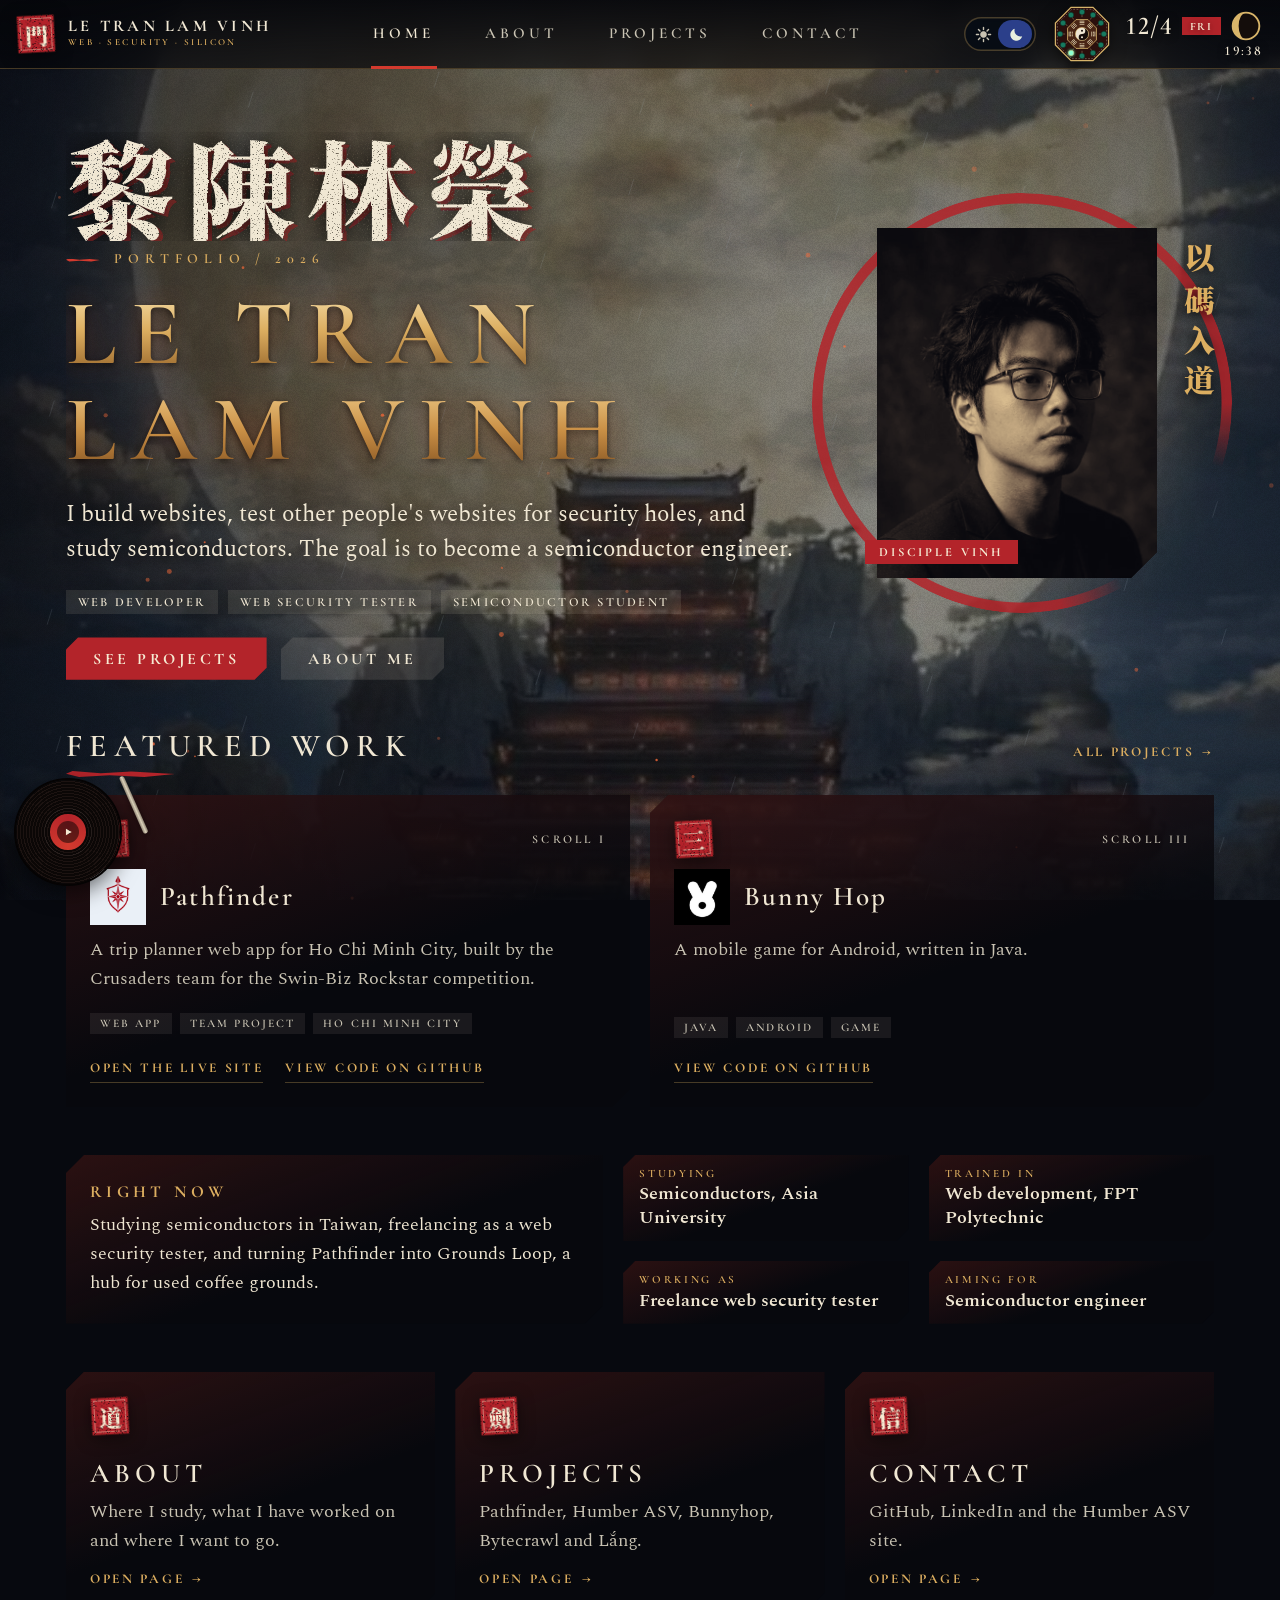
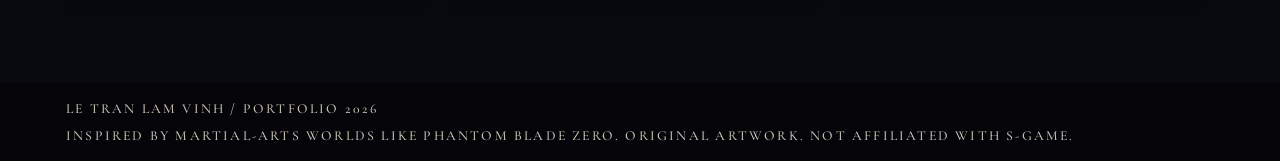
<file: index.html>
<!doctype html>
<html lang="en" data-hour="night">
<head>
<meta charset="utf-8">
<meta name="viewport" content="width=device-width, initial-scale=1, viewport-fit=cover">
<title>Le Tran Lam Portfolio</title>
<meta name="description" content="Portfolio of Le Tran Lam Vinh: web developer, freelance web security tester and semiconductor student at Asia University.">
<meta name="theme-color" content="#07090f">
<link rel="preconnect" href="https://fonts.googleapis.com">
<link rel="stylesheet" href="https://fonts.googleapis.com/css2?family=Cormorant+Garamond:wght@500;600;700&amp;family=Noto+Serif+SC:wght@600;900&amp;family=Spectral:ital,wght@0,400;0,500;0,700;1,400&amp;display=swap">
<link rel="stylesheet" href="css/style.css">
</head>
<body>
<main id="main" data-page="home">
  <div class="wrap stack">
    <section class="hero" aria-label="Introduction">
      <div class="hero-text">
        <p class="name-cn" lang="zh" aria-hidden="true">黎陳林榮</p>
        <p class="kicker">Portfolio / 2026</p>
        <h1 class="name"><span class="l1">Le Tran</span><span class="l2">Lam Vinh</span></h1>
        <p class="tagline">I build websites, test other people's websites for security holes, and study semiconductors. The goal is to become a semiconductor engineer.</p>
        <ul class="roles">
          <li><span>Web developer</span></li>
          <li><span>Web security tester</span></li>
          <li><span>Semiconductor student</span></li>
        </ul>
        <div class="cta">
          <a class="btn" href="projects.html"><span>See projects</span></a>
          <a class="btn ghost" href="about.html"><span>About me</span></a>
        </div>
      </div>
      <div class="hero-art">
        <span class="enso" aria-hidden="true"></span>
        <p class="vert" aria-hidden="true">以碼入道</p>
        <figure class="portrait">
          <div class="p-frame">
            <img class="p-duo" src="assets/img/vinh.jpg" alt="Portrait of Le Tran Lam Vinh with glasses, in a black jacket" width="572" height="715" decoding="async">
            <img class="p-nat" src="assets/img/vinh.jpg" alt="" width="572" height="715" aria-hidden="true" decoding="async">
          </div>
          <figcaption><span>Disciple Vinh</span></figcaption>
        </figure>
      </div>
    </section>

    <section aria-labelledby="feat-h">
      <div class="section-head"><h2 class="sub" id="feat-h">Featured work</h2><a href="projects.html">All projects</a></div>
      <div class="grid">
        <article class="card">
          <div class="top"><span class="seal mini" data-seal="s1" aria-hidden="true"></span><span class="arcana">Scroll I</span></div>
          <div class="card-title"><span class="logo" data-initials="P" style="--lb:#eaf0f7" aria-hidden="true"><img src="assets/logos/pathfinder.png" alt="" width="66" height="75" loading="lazy" decoding="async"></span><h3>Pathfinder</h3></div>
          <p>A trip planner web app for Ho Chi Minh City, built by the Crusaders team for the Swin-Biz Rockstar competition.</p>
          <ul class="tags"><li>Web app</li><li>Team project</li><li>Ho Chi Minh City</li></ul>
          <div class="links-row"><a class="more" href="https://biz-pathfinder.netlify.app/" target="_blank" rel="noopener noreferrer"><span>Open the live site</span></a><a class="more" href="https://github.com/DecadeVinhLe/PathFinder" target="_blank" rel="noopener noreferrer"><span>View code on GitHub</span></a></div>
        </article>
        <article class="card">
          <div class="top"><span class="seal mini" data-seal="s3" aria-hidden="true"></span><span class="arcana">Scroll III</span></div>
          <div class="card-title"><span class="logo" data-initials="BH" style="--lb:#000000" aria-hidden="true"><img src="assets/logos/bunny-hop.png" alt="" width="325" height="292" loading="lazy" decoding="async"></span><h3>Bunny Hop</h3></div>
          <p>A mobile game for Android, written in Java.</p>
          <ul class="tags"><li>Java</li><li>Android</li><li>Game</li></ul>
          <a class="more" href="https://github.com/DecadeVinhLe/BunnyGame" target="_blank" rel="noopener noreferrer"><span>View code on GitHub</span></a>
        </article>
      </div>
    </section>

    <section class="now-grid" aria-label="Right now and at a glance">
      <div class="panel now-strip">
        <b>Right now</b>
        <p>Studying semiconductors in Taiwan, freelancing as a web security tester, and turning Pathfinder into Grounds Loop, a hub for used coffee grounds.</p>
      </div>
      <ul class="glance" aria-label="At a glance">
        <li><span class="k">Studying</span><strong>Semiconductors, Asia University</strong></li>
        <li><span class="k">Trained in</span><strong>Web development, FPT Polytechnic</strong></li>
        <li><span class="k">Working as</span><strong>Freelance web security tester</strong></li>
        <li><span class="k">Aiming for</span><strong>Semiconductor engineer</strong></li>
      </ul>
    </section>

    <nav class="doors" aria-label="Pages">
      <a class="door" href="about.html">
        <div class="top"><span class="seal mini" data-seal="path" aria-hidden="true"></span></div>
        <h2>About</h2>
        <p>Where I study, what I have worked on and where I want to go.</p>
        <span class="go">Open page</span>
      </a>
      <a class="door" href="projects.html">
        <div class="top"><span class="seal mini" data-seal="sword" aria-hidden="true"></span></div>
        <h2>Projects</h2>
        <p>Pathfinder, Humber ASV, Bunnyhop, Bytecrawl and Lắng.</p>
        <span class="go">Open page</span>
      </a>
      <a class="door" href="contact.html">
        <div class="top"><span class="seal mini" data-seal="post" aria-hidden="true"></span></div>
        <h2>Contact</h2>
        <p>GitHub, LinkedIn and the Humber ASV site.</p>
        <span class="go">Open page</span>
      </a>
    </nav>
  </div>
</main>

<footer class="foot">
  <div class="wrap">
    <span>Le Tran Lam Vinh / Portfolio 2026</span>
    <span>Inspired by martial-arts worlds like Phantom Blade Zero. Original artwork. Not affiliated with S-GAME.</span>
  </div>
</footer>

<script src="js/scene.js"></script>
<script src="js/seal.js"></script>
<script src="js/main.js"></script>
<script src="js/player.js"></script>
</body>
</html>
</file>
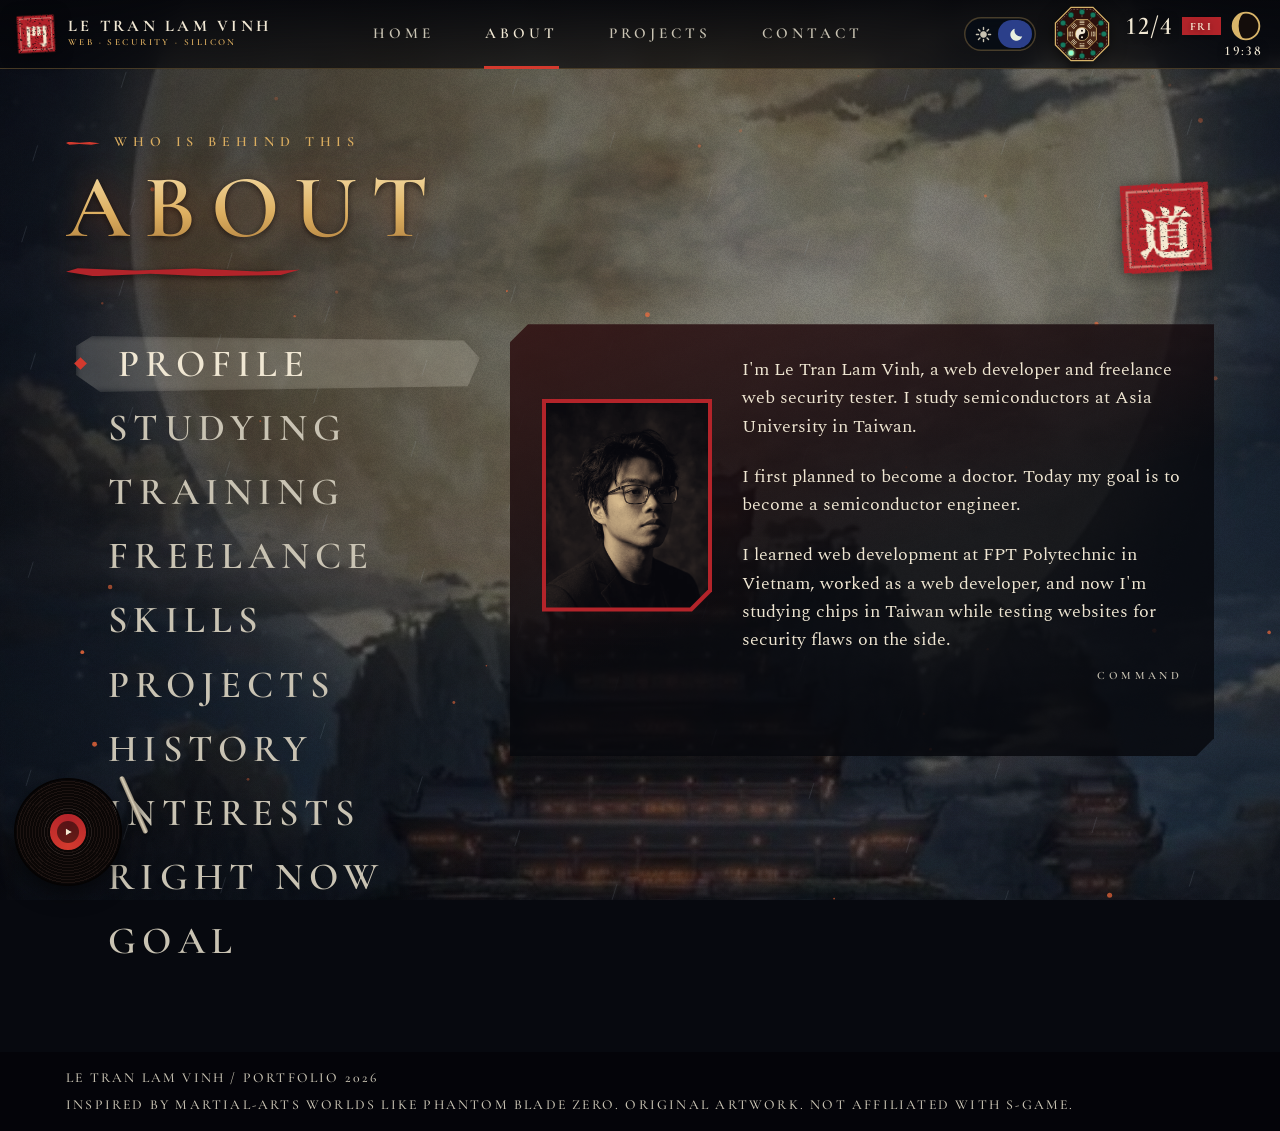
<file: about.html>
<!doctype html>
<html lang="en" data-hour="night">
<head>
<meta charset="utf-8">
<meta name="viewport" content="width=device-width, initial-scale=1, viewport-fit=cover">
<title>About | Le Tran Lam Vinh</title>
<meta name="description" content="About Le Tran Lam Vinh: semiconductor student at Asia University, web developer and freelance web security tester.">
<meta name="theme-color" content="#07090f">
<link rel="preconnect" href="https://fonts.googleapis.com">
<link rel="stylesheet" href="https://fonts.googleapis.com/css2?family=Cormorant+Garamond:wght@500;600;700&amp;family=Noto+Serif+SC:wght@600;900&amp;family=Spectral:ital,wght@0,400;0,500;0,700;1,400&amp;display=swap">
<link rel="stylesheet" href="css/style.css">
</head>
<body>
<main id="main" data-page="about">
  <div class="wrap stack">
    <header class="page-head">
      <div>
        <p class="eyebrow">Who is behind this</p>
        <h1 class="page-title">About</h1>
      </div>
      <div class="seal big" data-seal="path" aria-hidden="true"></div>
    </header>

    <section class="pm-wrap gm" data-pm aria-label="About menu. Hover, focus or tap an item to read it. Arrow keys move between items.">
      <ul class="pm">
        <li>
          <button class="pm-btn" type="button">Profile</button>
          <div class="pm-d">
            <div class="about-intro">
              <figure class="avatar"><img src="assets/img/vinh.jpg" alt="Portrait of Le Tran Lam Vinh" width="572" height="715" loading="lazy"></figure>
              <div class="intro-text">
                <p class="lede">I'm Le Tran Lam Vinh, a web developer and freelance web security tester. I study semiconductors at Asia University in Taiwan.</p>
                <p class="lede">I first planned to become a doctor. Today my goal is to become a semiconductor engineer.</p>
                <p class="lede">I learned web development at FPT Polytechnic in Vietnam, worked as a web developer, and now I'm studying chips in Taiwan while testing websites for security flaws on the side.</p>
              </div>
            </div>
          </div>
        </li>
        <li>
          <button class="pm-btn" type="button">Studying</button>
          <div class="pm-d"><h3>Semiconductors</h3><p>Asia University in Taiwan, through the Asia University and FPT program. I joined the semiconductor major in 2026.</p><p>It is a change from web work, but I kept building on the side: Pathfinder, Grounds Loop and the AI Tutor Agent all came alongside my studies.</p></div>
        </li>
        <li>
          <button class="pm-btn" type="button">Training</button>
          <div class="pm-d"><h3>Web development</h3><p>I started at FPT Polytechnic when I was 17 and worked as a web developer until my contract ended in December 2025.</p><p>I graduated from there into my first web development job.</p></div>
        </li>
        <li>
          <button class="pm-btn" type="button">Freelance</button>
          <div class="pm-d"><h3>Web security tester</h3><p>Since September 2026 I test websites for security flaws and report what I find.</p><p>It is my first freelance job, and it came a few months after my web development contract ended. Having built websites myself helps me see where they tend to break.</p></div>
        </li>
        <li>
          <button class="pm-btn" type="button">Skills</button>
          <div class="pm-d"><h3>What I work with</h3><ul><li>Web: HTML, CSS, JavaScript and TypeScript</li><li>Security: testing websites for flaws and writing up the findings</li><li>Mobile and games: Java and Android (Bunny Hop)</li><li>Scripting and systems: Python and C (the AI Tutor Agent has a version in each)</li><li>Networks: small office setups and workstation specs</li><li>Teamwork: group projects with Git and GitHub</li></ul></div>
        </li>
        <li>
          <button class="pm-btn" type="button">Projects</button>
          <div class="pm-d">
            <h3>Things I've built</h3>
            <ul>
              <li>Pathfinder: a Ho Chi Minh City trip planner, built with the Crusaders team for the Swin-Biz Rockstar competition</li>
              <li>Bunny Hop: an Android game in Java</li>
              <li>Humber ASV: a website for a boat-building robotics team</li>
              <li>Grounds Loop: a hub for used coffee grounds, written in TypeScript</li>
              <li>BRT Transit Site: a bus website for Vietnamese student commuters, tested against Google Maps</li>
              <li>AI Tutor Agent: a tutor chatbot for university subjects</li>
            </ul>
            <div class="cta"><a class="btn" href="projects.html"><span>See all projects</span></a></div>
          </div>
        </li>
        <li>
          <button class="pm-btn" type="button">History</button>
          <div class="pm-d">
            <h3>How I got here</h3>
            <ol class="cal-list">
              <li><div class="date">17<small>Age</small></div><div><h3>Started at FPT Polytechnic</h3><p>Enrolled in Web Development and graduated into my first web development job.</p></div></li>
              <li><div class="date">Dec<small>2025</small></div><div><h3>First web job wrapped up</h3><p>My contract ended, which cleared the way for the move to Taiwan.</p></div></li>
              <li><div class="date">2026<small>Asia Univ.</small></div><div><h3>Began the semiconductor major</h3><p>Joined Asia University through the Asia University and FPT program.</p></div></li>
              <li><div class="date">Sep<small>2026</small></div><div><h3>First freelance security job</h3><p>Started testing websites for security holes as a freelancer.</p></div></li>
              <li class="now"><div class="date">Now<small>Nov 2026</small></div><div><h3>Building Grounds Loop</h3><p>Turning Pathfinder into a coffee-ground collection hub, written in TypeScript.</p></div></li>
            </ol>
          </div>
        </li>
        <li>
          <button class="pm-btn" type="button">Interests</button>
          <div class="pm-d">
            <h3>Outside of code</h3>
            <ul>
              <li>Games and martial-arts worlds: this site borrows its mood from wuxia and xianxia stories (original artwork, not official)</li>
              <li>Music: the player in the header plays "Hiện Thiên Duyên" (Vietsub and Pinyin version)</li>
              <li>Making small games, like Bunny Hop</li>
            </ul>
          </div>
        </li>
        <li>
          <button class="pm-btn" type="button">Right now</button>
          <div class="pm-d">
            <h3>What I'm doing this season</h3>
            <ul>
              <li>Studying the semiconductor major at Asia University</li>
              <li>Freelancing as a web security tester</li>
              <li>Turning Pathfinder into Grounds Loop</li>
              <li>Building an AI tutor agent that can move between different AI assistants</li>
            </ul>
          </div>
        </li>
        <li>
          <button class="pm-btn" type="button">Goal</button>
          <div class="pm-d">
            <h3>Become a semiconductor engineer</h3>
            <p>Chips are what I want to build for a career. I began by planning to be a doctor, and that path still shapes how I think about work that matters.</p><p>An earlier version of this goal was to make chips for the medical field.</p><p>Until then I keep building and testing real things alongside my studies.</p>
            <div class="cta"><a class="btn" href="projects.html"><span>See my projects</span></a><a class="btn ghost" href="contact.html"><span>Get in touch</span></a></div>
          </div>
        </li>
      </ul>
      <div class="pm-pane" aria-live="polite"></div>
    </section>
  </div>
</main>

<footer class="foot">
  <div class="wrap">
    <span>Le Tran Lam Vinh / Portfolio 2026</span>
    <span>Inspired by martial-arts worlds like Phantom Blade Zero. Original artwork. Not affiliated with S-GAME.</span>
  </div>
</footer>

<script src="js/scene.js"></script>
<script src="js/seal.js"></script>
<script src="js/main.js"></script>
<script src="js/player.js"></script>
</body>
</html>
</file>
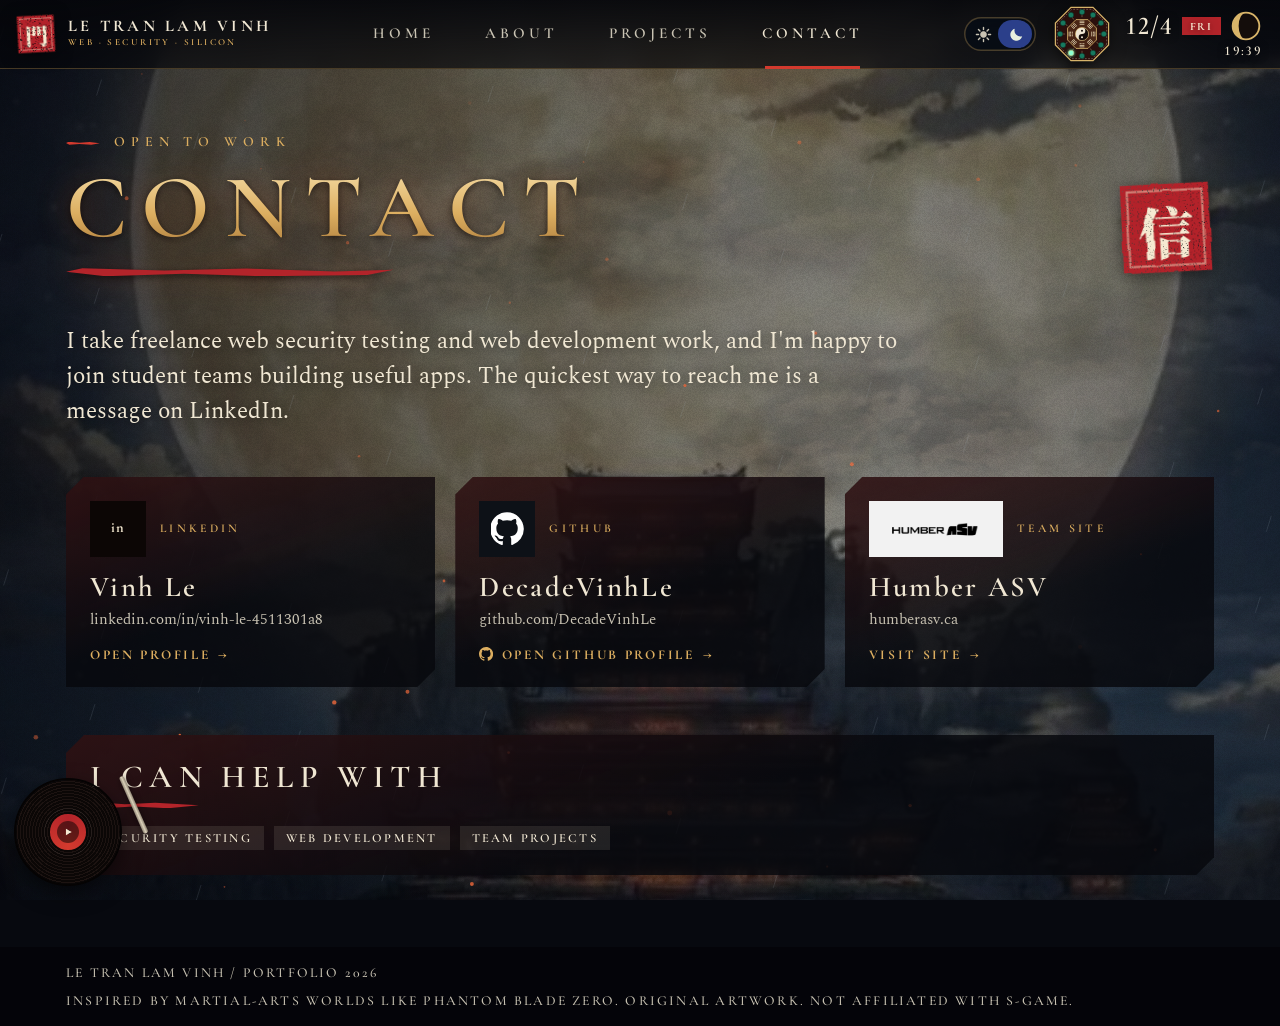
<file: contact.html>
<!doctype html>
<html lang="en" data-hour="night">
<head>
<meta charset="utf-8">
<meta name="viewport" content="width=device-width, initial-scale=1, viewport-fit=cover">
<title>Contact | Le Tran Lam Vinh</title>
<meta name="description" content="Contact Le Tran Lam Vinh on GitHub and LinkedIn, or visit the Humber ASV website.">
<meta name="theme-color" content="#07090f">
<link rel="preconnect" href="https://fonts.googleapis.com">
<link rel="stylesheet" href="https://fonts.googleapis.com/css2?family=Cormorant+Garamond:wght@500;600;700&amp;family=Noto+Serif+SC:wght@600;900&amp;family=Spectral:ital,wght@0,400;0,500;0,700;1,400&amp;display=swap">
<link rel="stylesheet" href="css/style.css">
</head>
<body>
<main id="main" data-page="contact">
  <div class="wrap stack">
    <header class="page-head">
      <div>
        <p class="eyebrow">Open to work</p>
        <h1 class="page-title">Contact</h1>
      </div>
      <div class="seal big" data-seal="post" aria-hidden="true"></div>
    </header>
    <p class="tagline" style="margin-top:0">I take freelance web security testing and web development work, and I'm happy to join student teams building useful apps. The quickest way to reach me is a message on LinkedIn.</p>

    <section aria-label="Links">
      <div class="links">
        <a class="link-card" href="https://www.linkedin.com/in/vinh-le-4511301a8/" target="_blank" rel="noopener noreferrer">
          <span class="k-row"><span class="logo" data-initials="in" aria-hidden="true"><img src="https://www.google.com/s2/favicons?domain=linkedin.com&amp;sz=128" alt="" width="48" height="48" loading="lazy" decoding="async" referrerpolicy="no-referrer"></span><span class="k">LinkedIn</span></span>
          <h2>Vinh Le</h2>
          <span class="url">linkedin.com/in/vinh-le-4511301a8</span>
          <span class="go">Open profile</span>
        </a>
        <a class="link-card" href="https://github.com/DecadeVinhLe" target="_blank" rel="noopener noreferrer">
          <span class="k-row"><span class="logo has-svg" data-initials="GH" style="--lb:#0d1117" aria-hidden="true"><svg class="gh-logo" viewBox="0 0 16 16" aria-hidden="true" focusable="false"><path d="M8 0C3.58 0 0 3.58 0 8c0 3.54 2.29 6.53 5.47 7.59.4.07.55-.17.55-.38 0-.19-.01-.82-.01-1.49-2.01.37-2.53-.49-2.69-.94-.09-.23-.48-.94-.82-1.13-.28-.15-.68-.52-.01-.53.63-.01 1.08.58 1.23.82.72 1.21 1.87.87 2.33.66.07-.52.28-.87.51-1.07-1.78-.2-3.64-.89-3.64-3.95 0-.87.31-1.59.82-2.15-.08-.2-.36-1.02.08-2.12 0 0 .67-.21 2.2.82.64-.18 1.32-.27 2-.27.68 0 1.36.09 2 .27 1.53-1.04 2.2-.82 2.2-.82.44 1.1.16 1.92.08 2.12.51.56.82 1.27.82 2.15 0 3.07-1.87 3.75-3.65 3.95.29.25.54.73.54 1.48 0 1.07-.01 1.93-.01 2.2 0 .21.15.46.55.38A8.013 8.013 0 0016 8c0-4.42-3.58-8-8-8z"/></svg></span><span class="k">GitHub</span></span>
          <h2>DecadeVinhLe</h2>
          <span class="url">github.com/DecadeVinhLe</span>
          <span class="go"><svg class="gh-i" viewBox="0 0 16 16" aria-hidden="true" focusable="false"><path d="M8 0C3.58 0 0 3.58 0 8c0 3.54 2.29 6.53 5.47 7.59.4.07.55-.17.55-.38 0-.19-.01-.82-.01-1.49-2.01.37-2.53-.49-2.69-.94-.09-.23-.48-.94-.82-1.13-.28-.15-.68-.52-.01-.53.63-.01 1.08.58 1.23.82.72 1.21 1.87.87 2.33.66.07-.52.28-.87.51-1.07-1.78-.2-3.64-.89-3.64-3.95 0-.87.31-1.59.82-2.15-.08-.2-.36-1.02.08-2.12 0 0 .67-.21 2.2.82.64-.18 1.32-.27 2-.27.68 0 1.36.09 2 .27 1.53-1.04 2.2-.82 2.2-.82.44 1.1.16 1.92.08 2.12.51.56.82 1.27.82 2.15 0 3.07-1.87 3.75-3.65 3.95.29.25.54.73.54 1.48 0 1.07-.01 1.93-.01 2.2 0 .21.15.46.55.38A8.013 8.013 0 0016 8c0-4.42-3.58-8-8-8z"/></svg>Open GitHub profile</span>
        </a>
        <a class="link-card" href="https://humberasv.ca/" target="_blank" rel="noopener noreferrer">
          <span class="k-row"><span class="logo wide" data-initials="H" style="--lb:#f2f2f2" aria-hidden="true"><img src="assets/logos/humber-asv.png" alt="" width="276" height="88" loading="lazy" decoding="async"></span><span class="k">Team site</span></span>
          <h2>Humber ASV</h2>
          <span class="url">humberasv.ca</span>
          <span class="go">Visit site</span>
        </a>
      </div>
    </section>

    <section class="panel" aria-labelledby="open-h">
      <h2 class="sub" id="open-h">I can help with</h2>
      <ul class="roles" style="margin-top:0">
        <li><span>Security testing</span></li>
        <li><span>Web development</span></li>
        <li><span>Team projects</span></li>
      </ul>
    </section>
  </div>
</main>

<footer class="foot">
  <div class="wrap">
    <span>Le Tran Lam Vinh / Portfolio 2026</span>
    <span>Inspired by martial-arts worlds like Phantom Blade Zero. Original artwork. Not affiliated with S-GAME.</span>
  </div>
</footer>

<script src="js/scene.js"></script>
<script src="js/seal.js"></script>
<script src="js/main.js"></script>
<script src="js/player.js"></script>
</body>
</html>
</file>
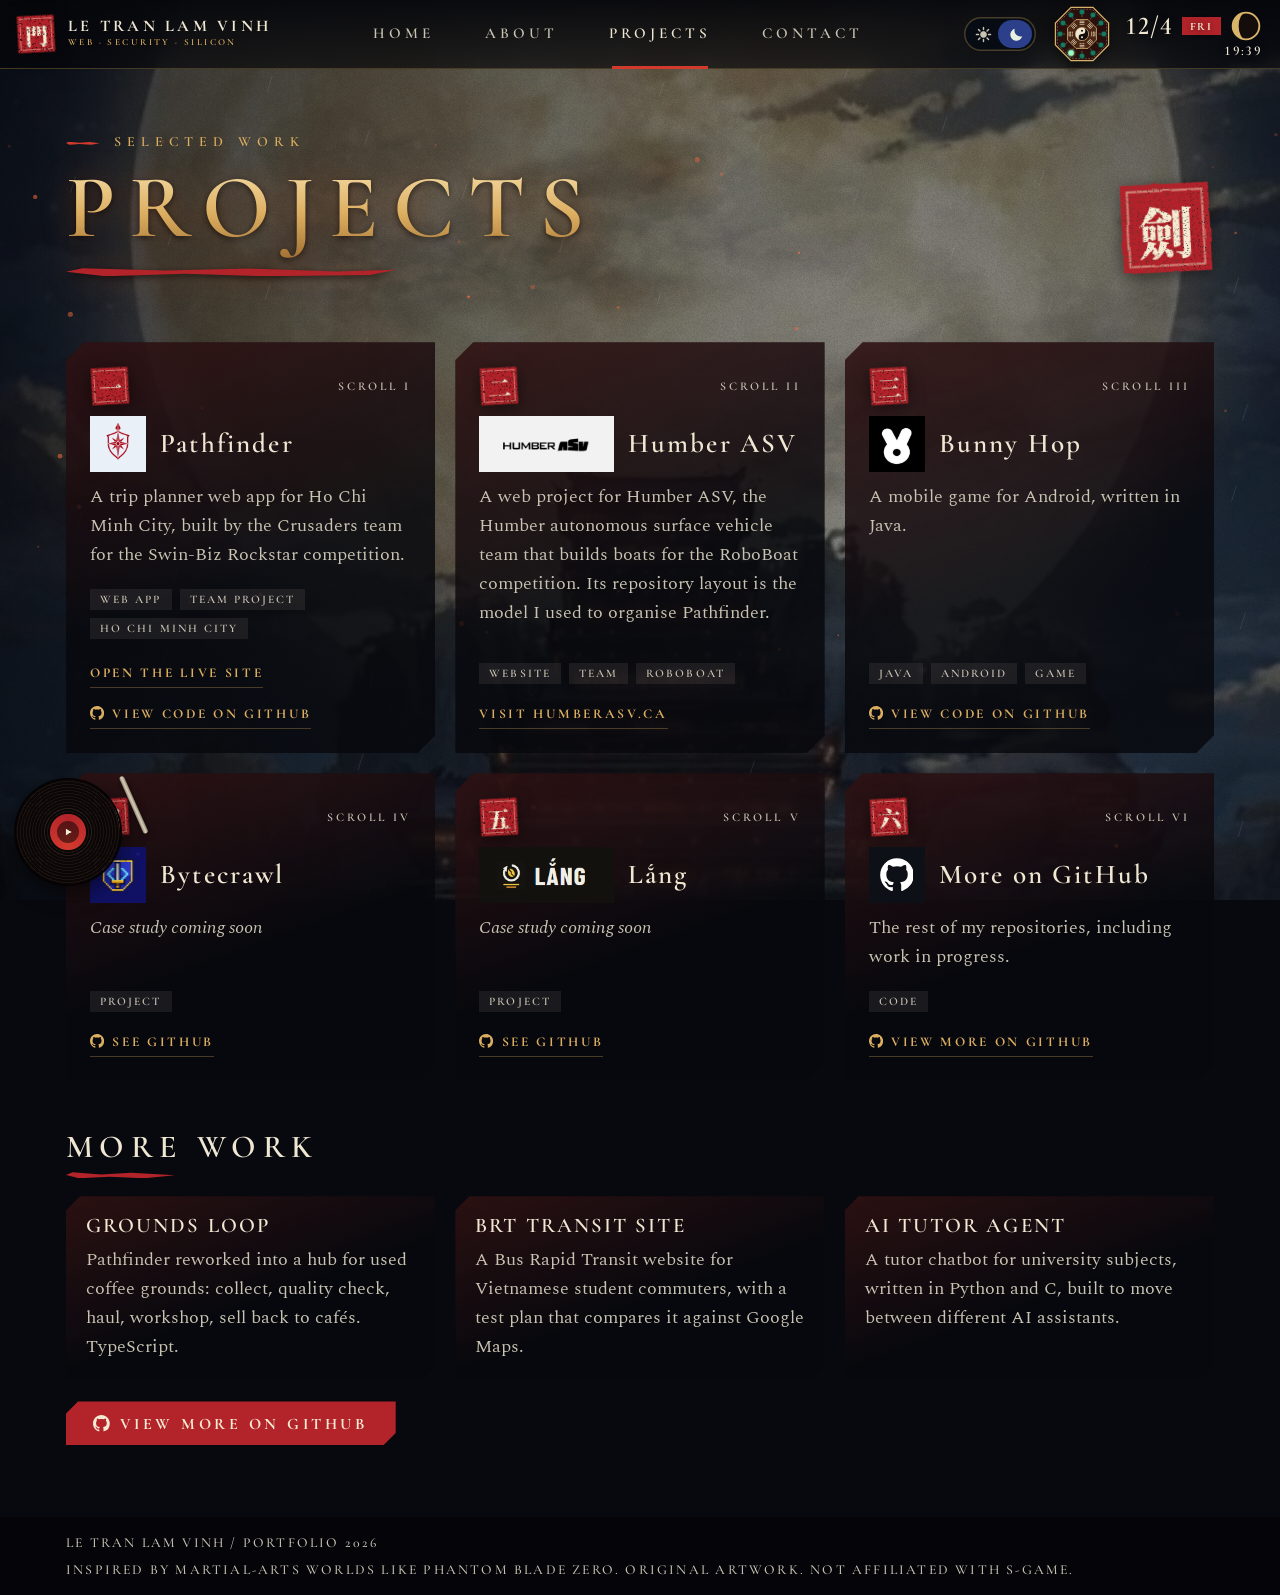
<file: projects.html>
<!doctype html>
<html lang="en" data-hour="night">
<head>
<meta charset="utf-8">
<meta name="viewport" content="width=device-width, initial-scale=1, viewport-fit=cover">
<title>Projects | Le Tran Lam Vinh</title>
<meta name="description" content="Projects by Le Tran Lam Vinh: Pathfinder, Humber ASV, Bunnyhop, Bytecrawl and Lắng.">
<meta name="theme-color" content="#07090f">
<link rel="preconnect" href="https://fonts.googleapis.com">
<link rel="stylesheet" href="https://fonts.googleapis.com/css2?family=Cormorant+Garamond:wght@500;600;700&amp;family=Noto+Serif+SC:wght@600;900&amp;family=Spectral:ital,wght@0,400;0,500;0,700;1,400&amp;display=swap">
<link rel="stylesheet" href="css/style.css">
</head>
<body>
<main id="main" data-page="projects">
  <div class="wrap stack">
    <header class="page-head">
      <div>
        <p class="eyebrow">Selected work</p>
        <h1 class="page-title">Projects</h1>
      </div>
      <div class="seal big" data-seal="sword" aria-hidden="true"></div>
    </header>

    <section aria-label="Featured projects">
      <div class="grid">

        <article class="card">
          <div class="top"><span class="seal mini" data-seal="s1" aria-hidden="true"></span><span class="arcana">Scroll I</span></div>
          <div class="card-title"><span class="logo" data-initials="P" style="--lb:#eaf0f7" aria-hidden="true"><img src="assets/logos/pathfinder.png" alt="" width="66" height="75" loading="lazy" decoding="async"></span><h3>Pathfinder</h3></div>
          <p>A trip planner web app for Ho Chi Minh City, built by the Crusaders team for the Swin-Biz Rockstar competition.</p>
          <ul class="tags"><li>Web app</li><li>Team project</li><li>Ho Chi Minh City</li></ul>
          <div class="links-row"><a class="more" href="https://biz-pathfinder.netlify.app/" target="_blank" rel="noopener noreferrer"><span>Open the live site</span></a><a class="more" href="https://github.com/DecadeVinhLe/PathFinder" target="_blank" rel="noopener noreferrer"><span><svg class="gh-i" viewBox="0 0 16 16" aria-hidden="true" focusable="false"><path d="M8 0C3.58 0 0 3.58 0 8c0 3.54 2.29 6.53 5.47 7.59.4.07.55-.17.55-.38 0-.19-.01-.82-.01-1.49-2.01.37-2.53-.49-2.69-.94-.09-.23-.48-.94-.82-1.13-.28-.15-.68-.52-.01-.53.63-.01 1.08.58 1.23.82.72 1.21 1.87.87 2.33.66.07-.52.28-.87.51-1.07-1.78-.2-3.64-.89-3.64-3.95 0-.87.31-1.59.82-2.15-.08-.2-.36-1.02.08-2.12 0 0 .67-.21 2.2.82.64-.18 1.32-.27 2-.27.68 0 1.36.09 2 .27 1.53-1.04 2.2-.82 2.2-.82.44 1.1.16 1.92.08 2.12.51.56.82 1.27.82 2.15 0 3.07-1.87 3.75-3.65 3.95.29.25.54.73.54 1.48 0 1.07-.01 1.93-.01 2.2 0 .21.15.46.55.38A8.013 8.013 0 0016 8c0-4.42-3.58-8-8-8z"/></svg>View code on GitHub</span></a></div>
        </article>

        <article class="card">
          <div class="top"><span class="seal mini" data-seal="s2" aria-hidden="true"></span><span class="arcana">Scroll II</span></div>
          <div class="card-title"><span class="logo wide" data-initials="H" style="--lb:#f2f2f2" aria-hidden="true"><img src="assets/logos/humber-asv.png" alt="" width="276" height="88" loading="lazy" decoding="async"></span><h3>Humber ASV</h3></div>
          <p>A web project for Humber ASV, the Humber autonomous surface vehicle team that builds boats for the RoboBoat competition. Its repository layout is the model I used to organise Pathfinder.</p>
          <ul class="tags"><li>Website</li><li>Team</li><li>RoboBoat</li></ul>
          <a class="more" href="https://humberasv.ca/" target="_blank" rel="noopener noreferrer"><span>Visit humberasv.ca</span></a>
        </article>

        <article class="card">
          <div class="top"><span class="seal mini" data-seal="s3" aria-hidden="true"></span><span class="arcana">Scroll III</span></div>
          <div class="card-title"><span class="logo" data-initials="BH" style="--lb:#000000" aria-hidden="true"><img src="assets/logos/bunny-hop.png" alt="" width="325" height="292" loading="lazy" decoding="async"></span><h3>Bunny Hop</h3></div>
          <p>A mobile game for Android, written in Java.</p>
          <ul class="tags"><li>Java</li><li>Android</li><li>Game</li></ul>
          <a class="more" href="https://github.com/DecadeVinhLe/BunnyGame" target="_blank" rel="noopener noreferrer"><span><svg class="gh-i" viewBox="0 0 16 16" aria-hidden="true" focusable="false"><path d="M8 0C3.58 0 0 3.58 0 8c0 3.54 2.29 6.53 5.47 7.59.4.07.55-.17.55-.38 0-.19-.01-.82-.01-1.49-2.01.37-2.53-.49-2.69-.94-.09-.23-.48-.94-.82-1.13-.28-.15-.68-.52-.01-.53.63-.01 1.08.58 1.23.82.72 1.21 1.87.87 2.33.66.07-.52.28-.87.51-1.07-1.78-.2-3.64-.89-3.64-3.95 0-.87.31-1.59.82-2.15-.08-.2-.36-1.02.08-2.12 0 0 .67-.21 2.2.82.64-.18 1.32-.27 2-.27.68 0 1.36.09 2 .27 1.53-1.04 2.2-.82 2.2-.82.44 1.1.16 1.92.08 2.12.51.56.82 1.27.82 2.15 0 3.07-1.87 3.75-3.65 3.95.29.25.54.73.54 1.48 0 1.07-.01 1.93-.01 2.2 0 .21.15.46.55.38A8.013 8.013 0 0016 8c0-4.42-3.58-8-8-8z"/></svg>View code on GitHub</span></a>
        </article>

        <article class="card">
          <div class="top"><span class="seal mini" data-seal="s4" aria-hidden="true"></span><span class="arcana">Scroll IV</span></div>
          <div class="card-title"><span class="logo" data-initials="BC" style="--lb:#101164" aria-hidden="true"><img src="assets/logos/bytecrawl.png" alt="" width="187" height="183" loading="lazy" decoding="async"></span><h3>Bytecrawl</h3></div>
          <p class="soon">Case study coming soon</p>
          <ul class="tags"><li>Project</li></ul>
          <a class="more" href="https://github.com/DecadeVinhLe" target="_blank" rel="noopener noreferrer"><span><svg class="gh-i" viewBox="0 0 16 16" aria-hidden="true" focusable="false"><path d="M8 0C3.58 0 0 3.58 0 8c0 3.54 2.29 6.53 5.47 7.59.4.07.55-.17.55-.38 0-.19-.01-.82-.01-1.49-2.01.37-2.53-.49-2.69-.94-.09-.23-.48-.94-.82-1.13-.28-.15-.68-.52-.01-.53.63-.01 1.08.58 1.23.82.72 1.21 1.87.87 2.33.66.07-.52.28-.87.51-1.07-1.78-.2-3.64-.89-3.64-3.95 0-.87.31-1.59.82-2.15-.08-.2-.36-1.02.08-2.12 0 0 .67-.21 2.2.82.64-.18 1.32-.27 2-.27.68 0 1.36.09 2 .27 1.53-1.04 2.2-.82 2.2-.82.44 1.1.16 1.92.08 2.12.51.56.82 1.27.82 2.15 0 3.07-1.87 3.75-3.65 3.95.29.25.54.73.54 1.48 0 1.07-.01 1.93-.01 2.2 0 .21.15.46.55.38A8.013 8.013 0 0016 8c0-4.42-3.58-8-8-8z"/></svg>See GitHub</span></a>
        </article>

        <article class="card">
          <div class="top"><span class="seal mini" data-seal="s5" aria-hidden="true"></span><span class="arcana">Scroll V</span></div>
          <div class="card-title"><span class="logo wide" data-initials="L" style="--lb:#12110e" aria-hidden="true"><img src="assets/logos/lang.png" alt="" width="180" height="75" loading="lazy" decoding="async"></span><h3>Lắng</h3></div>
          <p class="soon">Case study coming soon</p>
          <ul class="tags"><li>Project</li></ul>
          <a class="more" href="https://github.com/DecadeVinhLe" target="_blank" rel="noopener noreferrer"><span><svg class="gh-i" viewBox="0 0 16 16" aria-hidden="true" focusable="false"><path d="M8 0C3.58 0 0 3.58 0 8c0 3.54 2.29 6.53 5.47 7.59.4.07.55-.17.55-.38 0-.19-.01-.82-.01-1.49-2.01.37-2.53-.49-2.69-.94-.09-.23-.48-.94-.82-1.13-.28-.15-.68-.52-.01-.53.63-.01 1.08.58 1.23.82.72 1.21 1.87.87 2.33.66.07-.52.28-.87.51-1.07-1.78-.2-3.64-.89-3.64-3.95 0-.87.31-1.59.82-2.15-.08-.2-.36-1.02.08-2.12 0 0 .67-.21 2.2.82.64-.18 1.32-.27 2-.27.68 0 1.36.09 2 .27 1.53-1.04 2.2-.82 2.2-.82.44 1.1.16 1.92.08 2.12.51.56.82 1.27.82 2.15 0 3.07-1.87 3.75-3.65 3.95.29.25.54.73.54 1.48 0 1.07-.01 1.93-.01 2.2 0 .21.15.46.55.38A8.013 8.013 0 0016 8c0-4.42-3.58-8-8-8z"/></svg>See GitHub</span></a>
        </article>

        <article class="card">
          <div class="top"><span class="seal mini" data-seal="s6" aria-hidden="true"></span><span class="arcana">Scroll VI</span></div>
          <div class="card-title"><span class="logo has-svg" data-initials="GH" style="--lb:#0d1117" aria-hidden="true"><svg class="gh-logo" viewBox="0 0 16 16" aria-hidden="true" focusable="false"><path d="M8 0C3.58 0 0 3.58 0 8c0 3.54 2.29 6.53 5.47 7.59.4.07.55-.17.55-.38 0-.19-.01-.82-.01-1.49-2.01.37-2.53-.49-2.69-.94-.09-.23-.48-.94-.82-1.13-.28-.15-.68-.52-.01-.53.63-.01 1.08.58 1.23.82.72 1.21 1.87.87 2.33.66.07-.52.28-.87.51-1.07-1.78-.2-3.64-.89-3.64-3.95 0-.87.31-1.59.82-2.15-.08-.2-.36-1.02.08-2.12 0 0 .67-.21 2.2.82.64-.18 1.32-.27 2-.27.68 0 1.36.09 2 .27 1.53-1.04 2.2-.82 2.2-.82.44 1.1.16 1.92.08 2.12.51.56.82 1.27.82 2.15 0 3.07-1.87 3.75-3.65 3.95.29.25.54.73.54 1.48 0 1.07-.01 1.93-.01 2.2 0 .21.15.46.55.38A8.013 8.013 0 0016 8c0-4.42-3.58-8-8-8z"/></svg></span><h3>More on GitHub</h3></div>
          <p>The rest of my repositories, including work in progress.</p>
          <ul class="tags"><li>Code</li></ul>
          <a class="more" href="https://github.com/DecadeVinhLe" target="_blank" rel="noopener noreferrer"><span><svg class="gh-i" viewBox="0 0 16 16" aria-hidden="true" focusable="false"><path d="M8 0C3.58 0 0 3.58 0 8c0 3.54 2.29 6.53 5.47 7.59.4.07.55-.17.55-.38 0-.19-.01-.82-.01-1.49-2.01.37-2.53-.49-2.69-.94-.09-.23-.48-.94-.82-1.13-.28-.15-.68-.52-.01-.53.63-.01 1.08.58 1.23.82.72 1.21 1.87.87 2.33.66.07-.52.28-.87.51-1.07-1.78-.2-3.64-.89-3.64-3.95 0-.87.31-1.59.82-2.15-.08-.2-.36-1.02.08-2.12 0 0 .67-.21 2.2.82.64-.18 1.32-.27 2-.27.68 0 1.36.09 2 .27 1.53-1.04 2.2-.82 2.2-.82.44 1.1.16 1.92.08 2.12.51.56.82 1.27.82 2.15 0 3.07-1.87 3.75-3.65 3.95.29.25.54.73.54 1.48 0 1.07-.01 1.93-.01 2.2 0 .21.15.46.55.38A8.013 8.013 0 0016 8c0-4.42-3.58-8-8-8z"/></svg>View more on GitHub</span></a>
        </article>

      </div>
    </section>

    <section aria-labelledby="more-h">
      <h2 class="sub" id="more-h">More work</h2>
      <ul class="minor">
        <li><h3>Grounds Loop</h3><p>Pathfinder reworked into a hub for used coffee grounds: collect, quality check, haul, workshop, sell back to cafés. TypeScript.</p></li>
        <li><h3>BRT Transit Site</h3><p>A Bus Rapid Transit website for Vietnamese student commuters, with a test plan that compares it against Google Maps.</p></li>
        <li><h3>AI Tutor Agent</h3><p>A tutor chatbot for university subjects, written in Python and C, built to move between different AI assistants.</p></li>
      </ul>
    <div class="cta"><a class="btn" href="https://github.com/DecadeVinhLe?tab=repositories" target="_blank" rel="noopener noreferrer"><span><svg class="gh-i" viewBox="0 0 16 16" aria-hidden="true" focusable="false"><path d="M8 0C3.58 0 0 3.58 0 8c0 3.54 2.29 6.53 5.47 7.59.4.07.55-.17.55-.38 0-.19-.01-.82-.01-1.49-2.01.37-2.53-.49-2.69-.94-.09-.23-.48-.94-.82-1.13-.28-.15-.68-.52-.01-.53.63-.01 1.08.58 1.23.82.72 1.21 1.87.87 2.33.66.07-.52.28-.87.51-1.07-1.78-.2-3.64-.89-3.64-3.95 0-.87.31-1.59.82-2.15-.08-.2-.36-1.02.08-2.12 0 0 .67-.21 2.2.82.64-.18 1.32-.27 2-.27.68 0 1.36.09 2 .27 1.53-1.04 2.2-.82 2.2-.82.44 1.1.16 1.92.08 2.12.51.56.82 1.27.82 2.15 0 3.07-1.87 3.75-3.65 3.95.29.25.54.73.54 1.48 0 1.07-.01 1.93-.01 2.2 0 .21.15.46.55.38A8.013 8.013 0 0016 8c0-4.42-3.58-8-8-8z"/></svg>View more on GitHub</span></a></div>
</section>

  </div>
</main>

<footer class="foot">
  <div class="wrap">
    <span>Le Tran Lam Vinh / Portfolio 2026</span>
    <span>Inspired by martial-arts worlds like Phantom Blade Zero. Original artwork. Not affiliated with S-GAME.</span>
  </div>
</footer>

<script src="js/scene.js"></script>
<script src="js/seal.js"></script>
<script src="js/main.js"></script>
<script src="js/player.js"></script>
</body>
</html>
</file>
<file: css/style.css>
/* Le Tran Lam Vinh portfolio. Shared styles for every page.
   World: murim, a martial-arts jianghu of bamboo courtyards, ink ridgelines and ember light. Original artwork only.
   A canvas scene (scene.js) sits behind everything. Content sits on dark ink slips with cut corners, red seals stand in
   for icons, and titles are wide-set serif capitals. One accent: seal red; gold is for small marks only.
   Two looks share every rule: Ember Dusk (day) and Night Vigil (21:00 to 05:00, or the sun and moon switch). */

:root {
  --bg: #07090f;
  --ink: #f0e7d3;
  --muted: #c9c3b3;
  --accent: #dcae60;
  --seal: #b3242a;
  --seal-hi: #d33a2e;
  --on-seal: #f6ead2;
  --panel: rgba(8, 9, 14, 0.84);
  --panel-2: rgba(5, 6, 10, 0.66);
  --panel-hover: rgba(44, 16, 14, 0.92);
  --line: rgba(220, 174, 96, 0.3);
  --smear: rgba(243, 239, 226, 0.2);
  --glow: rgba(200, 70, 50, 0.3);
  --menu-bg: rgba(5, 6, 10, 0.92);
  --foot-bg: rgba(3, 4, 8, 0.68);
  --font-display: "Cormorant Garamond", "Noto Serif SC", "Songti SC", Georgia, serif;
  --font-body: "Spectral", "Noto Serif SC", "Songti SC", Georgia, serif;
  --font-cjk: "Noto Serif SC", "Songti SC", "SimSun", serif;
  --gutter-l: max(16px, env(safe-area-inset-left, 0px));
  --gutter-r: max(16px, env(safe-area-inset-right, 0px));
  --sp: clamp(14px, 1.8vw, 20px);
  --pad: clamp(16px, 2.2vw, 24px);
  --cut: 18px;
  color-scheme: dark;
}
*, *::before, *::after { box-sizing: border-box; }
* { margin: 0; }
ul, ol { list-style: none; padding: 0; }
img, svg { display: block; max-width: 100%; }
button { font: inherit; color: inherit; }
a { color: inherit; }
html { overflow-x: clip; background: var(--bg); scroll-behavior: smooth; -webkit-text-size-adjust: 100%; }
html.menu-open { overflow: hidden; }
body {
  overflow-x: clip;
  min-height: 100vh;
  background: var(--bg);
  color: var(--ink);
  font: 400 clamp(1.02rem, 0.4vw + 0.95rem, 1.12rem)/1.62 var(--font-body);
  -webkit-font-smoothing: antialiased;
  text-rendering: optimizeLegibility;
}
#scene { position: fixed; inset: 0; z-index: 0; width: 100%; height: 100%; display: block; pointer-events: none; }
:focus-visible { outline: 2px solid var(--accent); outline-offset: 3px; }
::selection { background: var(--seal); color: var(--on-seal); }

main { position: relative; z-index: 2; padding-top: clamp(104px, 14vh, 132px); padding-bottom: clamp(40px, 6vw, 72px); animation: enter 0.5s cubic-bezier(0.2, 0.9, 0.2, 1) both; transition: opacity 0.2s ease, transform 0.2s ease; }
@keyframes enter { from { opacity: 0; transform: translateY(14px); } to { opacity: 1; transform: none; } }
body.leaving main { opacity: 0; transform: translateX(-22px); transition: opacity 0.2s ease, transform 0.2s ease; }
.wrap { width: min(100%, 1180px); margin-inline: auto; padding-left: var(--gutter-l); padding-right: var(--gutter-r); }
.stack { display: grid; gap: clamp(28px, 4vw, 48px); }
.muted { color: var(--muted); }

/* ---------- Header: music bar, mode switch, calendar ---------- */
.site-head { position: fixed; inset: 0 0 auto 0; z-index: 30; pointer-events: none; }
.site-head > * { pointer-events: auto; }
.topbar { display: flex; align-items: center; gap: clamp(12px, 3vw, 40px); height: 68px; padding: env(safe-area-inset-top, 0px) var(--gutter-r) 0 var(--gutter-l); background: linear-gradient(180deg, rgba(6, 7, 11, 0.94), rgba(6, 7, 11, 0.66)); border-bottom: 1px solid var(--line); backdrop-filter: blur(10px); -webkit-backdrop-filter: blur(10px); box-sizing: content-box; }
:root[data-hour="night"] .topbar { background: linear-gradient(180deg, rgba(6, 7, 11, 0.95), rgba(6, 7, 11, 0.68)); }
.brand { display: flex; align-items: center; gap: 12px; text-decoration: none; flex: none; }
.brand .seal { --sz: 2.3rem; }
.brand-t { display: grid; font: 700 1.02rem/1.1 var(--font-display); letter-spacing: 0.2em; text-transform: uppercase; white-space: nowrap; }
.brand-t small { font: 600 0.58rem/1.5 var(--font-display); letter-spacing: 0.26em; color: var(--accent); }
.topnav { display: flex; align-items: stretch; justify-content: center; gap: clamp(4px, 1.6vw, 26px); margin-inline: auto; height: 100%; }
.topnav a { position: relative; display: grid; place-items: center; padding: 0 clamp(8px, 1.2vw, 18px); text-decoration: none; color: var(--muted); font: 600 0.95rem/1 var(--font-display); letter-spacing: 0.26em; text-transform: uppercase; transition: color 0.14s; }
.topnav a::after { content: ""; position: absolute; left: 14%; right: 14%; bottom: -1px; height: 3px; background: var(--seal-hi); transform: scaleX(0); transition: transform 0.2s cubic-bezier(0.2, 0.9, 0.2, 1); }
.topnav a:hover, .topnav a:focus-visible, .topnav a[aria-current="page"] { color: var(--ink); }
.topnav a:hover::after, .topnav a:focus-visible::after, .topnav a[aria-current="page"]::after { transform: scaleX(1); }
.head-r { display: flex; align-items: center; gap: 16px; flex: none; }
.nav-burger { display: none; width: 44px; height: 40px; padding: 0; border: 0; background: var(--seal); cursor: pointer; flex-direction: column; align-items: center; justify-content: center; gap: 5px; clip-path: polygon(8px 0, 100% 0, calc(100% - 8px) 100%, 0 100%); }
.nav-burger i { display: block; width: 20px; height: 2px; background: var(--on-seal); }
.nav-burger:hover { background: var(--seal-hi); }

/* The player is a vinyl record. Tap it to play or pause; hover or focus it and the controls slide out beside it. */
.pod { position: fixed; left: var(--gutter-l); bottom: calc(16px + env(safe-area-inset-bottom, 0px)); z-index: 32; width: 104px; height: 104px; }
.deck { position: absolute; left: 86px; top: 50%; display: flex; align-items: center; gap: 2px; width: max-content; max-width: min(calc(100vw - 130px), 440px); height: 52px; padding: 6px 10px 6px 26px; background: rgba(12, 6, 5, 0.94); box-shadow: inset 0 0 0 1.5px var(--line); border-radius: 0 26px 26px 0; transform: translate(-14px, -50%); opacity: 0; visibility: hidden; transition: transform 0.2s cubic-bezier(0.2, 0.9, 0.2, 1), opacity 0.15s linear, visibility 0s linear 0.2s; z-index: -1; }
.pod:hover .deck, .pod:focus-within .deck, .pod.open .deck { transform: translate(0, -50%); opacity: 1; visibility: visible; transition-delay: 0s; }
/* tonearm */
.pod::after { content: ""; position: absolute; right: -6px; top: -4px; width: 5px; height: 62px; background: linear-gradient(90deg, #8d8372, #d9cfb8 50%, #8d8372); border-radius: 3px; transform-origin: 50% 6px; transform: rotate(-24deg); transition: transform 0.5s cubic-bezier(0.3, 0.8, 0.3, 1); pointer-events: none; box-shadow: 0 2px 6px rgba(0, 0, 0, 0.5); }
.pod.playing::after { transform: rotate(10deg); }
.lcd { position: relative; flex: 0 1 190px; width: 190px; min-width: 0; min-height: 36px; margin: 0 4px 0 0; padding: 3px 10px 7px; background: rgba(0, 0, 0, 0.5); display: flex; flex-direction: column; justify-content: center; overflow: hidden; line-height: 1.15; }
.lcd .artist { font: 600 0.66rem/1.2 var(--font-display); letter-spacing: 0.2em; text-transform: uppercase; color: var(--accent); white-space: nowrap; overflow: hidden; text-overflow: ellipsis; }
.lcd .tw { overflow: hidden; }
.lcd .title { display: inline-block; white-space: nowrap; font: 600 1.02rem/1.2 var(--font-display); letter-spacing: 0.06em; color: var(--ink); }
.lcd .title.scroll { animation: marquee var(--dur, 8s) linear infinite alternate; }
@keyframes marquee { to { transform: translateX(var(--shift, 0px)); } }
.lcd .meter { position: absolute; left: 0; bottom: 0; height: 3px; width: 0; background: var(--seal-hi); z-index: 1; }
.pbtn { flex: none; width: 30px; height: 30px; display: grid; place-items: center; padding: 0; border: 0; background: transparent; color: var(--muted); cursor: pointer; transition: color 0.12s, background-color 0.12s; }
.pbtn svg { width: 14px; height: 14px; fill: currentColor; }
.pbtn:hover { color: var(--ink); background: rgba(241, 230, 208, 0.1); }
/* The play control is a bronze coin with a square hole, the shape of old Chinese cash. */
.disc { position: absolute; inset: 0; display: grid; place-items: center; padding: 0; border: 0; background: transparent; cursor: pointer; border-radius: 50%; }
.platter { position: absolute; inset: 0; border-radius: 50%; background: radial-gradient(circle, transparent 0 31%, rgba(255, 255, 255, 0.07) 31.5%, transparent 33%), repeating-radial-gradient(circle, #0b0706 0 2px, #1c1311 2px 3px), conic-gradient(from 20deg, rgba(255, 255, 255, 0.13), transparent 22%, transparent 50%, rgba(255, 255, 255, 0.1) 72%, transparent 90%); background-blend-mode: normal; box-shadow: 0 0 0 2px #050303, 0 8px 22px rgba(0, 0, 0, 0.6); }
.platter::before { content: ""; position: absolute; inset: 33%; border-radius: 50%; background: radial-gradient(circle at 50% 50%, #120a08 0 9%, transparent 10%), conic-gradient(var(--seal), var(--seal-hi), var(--seal)); }
.disc:hover .platter { box-shadow: 0 0 0 2px #050303, 0 8px 22px rgba(0, 0, 0, 0.6), 0 0 0 5px rgba(220, 184, 110, 0.35); }
.platter { animation: spin 4s linear infinite; animation-play-state: paused; }
.pod.playing .platter { animation-play-state: running; }
@keyframes spin { to { transform: rotate(360deg); } }
.hub { position: relative; width: 22px; height: 22px; display: grid; place-items: center; border-radius: 50%; background: rgba(12, 6, 5, 0.55); }
.hub svg { width: 10px; height: 10px; fill: var(--on-seal); }
.list-btn { display: none !important; flex: none; height: 32px; margin-left: 4px; padding: 0 12px; align-items: center; gap: 8px; border: 0; background: var(--seal); color: var(--on-seal); font: 700 0.8rem/1 var(--font-display); letter-spacing: 0.22em; text-transform: uppercase; cursor: pointer; clip-path: polygon(8px 0, 100% 0, calc(100% - 8px) 100%, 0 100%); transition: background-color 0.12s; }
.list-btn svg { width: 13px; height: 13px; fill: currentColor; }
.list-btn kbd { font: 600 0.62rem/1.4 var(--font-body); letter-spacing: 0.04em; border: 1px solid rgba(246, 234, 210, 0.6); padding: 0 4px; }
.list-btn:hover { background: var(--seal-hi); }

/* Sun and moon switch: Ember Dusk and Night Vigil */
.mode { position: relative; flex: none; width: 72px; height: 34px; padding: 0; border: 0; background: rgba(6, 12, 20, 0.82); box-shadow: inset 0 0 0 1.5px var(--line); border-radius: 17px; cursor: pointer; overflow: hidden; color: var(--ink); }
.mode-knob { position: absolute; top: 3px; left: 3px; width: 34px; height: 28px; border-radius: 14px; background: var(--seal); transition: transform 0.22s cubic-bezier(0.2, 0.9, 0.2, 1), background-color 0.2s; }
.mode[aria-checked="true"] .mode-knob { transform: translateX(31px); background: #2b3f8a; }
.mode svg { position: absolute; top: 50%; width: 17px; height: 17px; margin-top: -8.5px; fill: currentColor; }
.mode .i-sun { left: 11px; color: var(--on-seal); }
.mode .i-moon { right: 11px; }
.mode[aria-checked="true"] .i-sun { color: var(--muted); }
.mode[aria-checked="true"] .i-moon { color: #e8f0de; }

/* Calendar: date, weekday, moon phase and the hour of the day */
.cal { position: relative; display: flex; align-items: center; gap: 12px; }
.cal-text { display: grid; gap: 3px; justify-items: end; padding: 0 2px; text-shadow: 0 1px 8px rgba(0, 0, 0, 0.7); }
.cal-wk, .cal-tod { display: none; }
.cal-wk { font: 600 0.66rem/1 var(--font-display); letter-spacing: 0.24em; text-transform: uppercase; color: var(--muted); white-space: nowrap; }
.cal-row, .cal-row2 { display: flex; align-items: center; gap: 9px; }
.cal-date { font: 600 1.6rem/1 var(--font-display); letter-spacing: 0.04em; font-variant-numeric: lining-nums; }
.cal-day { background: var(--seal); color: var(--on-seal); font: 700 0.7rem/1 var(--font-display); letter-spacing: 0.16em; text-transform: uppercase; padding: 4px 8px 3px; }
.moon { width: 32px; height: 32px; }
.cal-tod { font: 600 0.9rem/1 var(--font-display); font-style: italic; letter-spacing: 0.08em; color: var(--accent); }
.cal-time { font: 600 0.84rem/1 var(--font-display); letter-spacing: 0.1em; font-variant-numeric: lining-nums tabular-nums; }

/* ---------- Seals, brush marks, shared parts ---------- */
.seal { --sz: 3rem; flex: none; display: inline-block; width: var(--sz); height: var(--sz); transform: rotate(-3deg); filter: drop-shadow(0 3px 8px rgba(0, 0, 0, 0.55)); }
.seal svg { width: 100%; height: 100%; }
.seal.mini { --sz: 2.5rem; }
.seal.big { --sz: clamp(4rem, 8vw, 6rem); }
.seal.huge { --sz: clamp(7.5rem, 17vw, 12.5rem); }
.seal.deal, .seal.swap { animation: stamp 0.26s cubic-bezier(0.2, 0.9, 0.2, 1) both; }
@keyframes stamp { from { opacity: 0; transform: rotate(-3deg) scale(1.35); } to { opacity: 1; transform: rotate(-3deg) scale(1); } }

.eyebrow, .kicker { display: inline-block; font: 600 clamp(0.72rem, 1.4vw, 0.88rem)/1.4 var(--font-display); letter-spacing: 0.42em; text-transform: uppercase; color: var(--accent); }
.kicker::before, .eyebrow::before { content: ""; display: inline-block; width: 2.4em; height: 3px; margin-right: 1em; vertical-align: middle; background: var(--seal-hi); clip-path: polygon(0 40%, 8% 0, 40% 35%, 70% 10%, 100% 50%, 75% 100%, 40% 70%, 10% 100%); }
.page-head { display: flex; align-items: flex-end; justify-content: space-between; gap: 16px; }
.page-title, .name { font-family: var(--font-display); font-weight: 600; text-transform: uppercase; letter-spacing: 0.16em; line-height: 1.04; text-shadow: 0 2px 24px rgba(0, 0, 0, 0.55); }
.page-title { font-size: clamp(2.6rem, 8.4vw, 5.6rem); margin-top: 6px; overflow-wrap: anywhere; }
.page-title::after { content: ""; display: block; width: min(7em, 62%); height: 8px; margin-top: 14px; background: var(--seal); clip-path: polygon(0 45%, 5% 0, 30% 30%, 55% 5%, 82% 40%, 100% 20%, 92% 85%, 60% 100%, 36% 70%, 12% 100%); }
.tagline { max-width: 36em; margin-top: 18px; font-size: clamp(1.12rem, 1.5vw + 0.7rem, 1.45rem); line-height: 1.5; text-shadow: 0 1px 14px rgba(0, 0, 0, 0.7); }
.sub { position: relative; font: 600 clamp(1.4rem, 3vw, 2rem)/1.1 var(--font-display); letter-spacing: 0.2em; text-transform: uppercase; padding-bottom: 14px; }
.sub::after { content: ""; position: absolute; left: 0; bottom: 0; width: 3.4em; height: 6px; background: var(--seal); clip-path: polygon(0 45%, 6% 0, 32% 35%, 60% 8%, 100% 50%, 72% 100%, 40% 72%, 12% 100%); }
.section-head { display: flex; align-items: baseline; justify-content: space-between; gap: 16px; flex-wrap: wrap; }
.section-head a, .more, .go { font: 700 0.84rem/1.2 var(--font-display); letter-spacing: 0.2em; text-transform: uppercase; color: var(--accent); text-decoration: none; }
.section-head a::after, .go::after { content: "→"; margin-left: 0.6em; display: inline-block; transition: transform 0.15s; }
.section-head a:hover::after, a:hover > .go::after { transform: translateX(5px); }
.section-head a:hover { color: var(--ink); }

/* Slips: dark ink panels with two opposite corners cut off */
.panel, .card, .door, .link-card, .minor li, .pm-pane, .glance li {
  position: relative;
  background: linear-gradient(160deg, rgba(130, 36, 30, 0.3), transparent 55%), var(--panel);
  clip-path: polygon(var(--cut) 0, 100% 0, 100% calc(100% - var(--cut)), calc(100% - var(--cut)) 100%, 0 100%, 0 var(--cut));
}
:root[data-hour="night"] .panel, :root[data-hour="night"] .card, :root[data-hour="night"] .door, :root[data-hour="night"] .link-card, :root[data-hour="night"] .minor li, :root[data-hour="night"] .pm-pane, :root[data-hour="night"] .glance li { background: linear-gradient(160deg, rgba(130, 36, 30, 0.3), transparent 55%), var(--panel); }
.panel { padding: var(--pad); }

.btn { display: inline-block; padding: 0.85em 1.7em 0.8em; background: var(--seal); color: var(--on-seal); font: 700 1rem/1 var(--font-display); letter-spacing: 0.22em; text-transform: uppercase; text-decoration: none; cursor: pointer; clip-path: polygon(12px 0, 100% 0, 100% calc(100% - 12px), calc(100% - 12px) 100%, 0 100%, 0 12px); transition: background-color 0.14s, transform 0.14s; }
.btn:hover { background: var(--seal-hi); transform: translateY(-2px); }
.btn:active { transform: translateY(0); }
.btn.ghost { background: rgba(241, 230, 208, 0.12); color: var(--ink); }
.btn.ghost:hover { background: rgba(241, 230, 208, 0.22); }
.cta { display: flex; flex-wrap: wrap; gap: 14px; margin-top: 22px; }
.roles { display: flex; flex-wrap: wrap; gap: 10px; margin-top: 20px; }
.roles li span, .tags li { display: inline-block; padding: 5px 12px 4px; font: 600 0.78rem/1.2 var(--font-display); letter-spacing: 0.18em; text-transform: uppercase; background: rgba(241, 230, 208, 0.1); color: var(--ink); }
.tags { display: flex; flex-wrap: wrap; gap: 8px; margin-top: auto; padding-top: 10px; }
.tags li { background: rgba(241, 230, 208, 0.08); color: var(--muted); padding: 4px 10px 3px; font-size: 0.72rem; }

/* ---------- Home ---------- */
.hero { display: grid; grid-template-columns: minmax(0, 1fr) auto; align-items: center; gap: clamp(20px, 4vw, 56px); }
.hero-text { min-width: 0; }
.name { margin-top: 14px; font-size: clamp(2.3rem, 7.4vw, 5.8rem); }
.name .l1, .name .l2 { display: block; animation: ink 0.9s cubic-bezier(0.2, 0.8, 0.2, 1) both; }
.name .l2 { animation-delay: 0.12s; color: var(--accent); }
@keyframes ink { from { clip-path: inset(0 100% 0 0); opacity: 0.2; } to { clip-path: inset(0 -20% 0 0); opacity: 1; } }
.hero-art { --pw: clamp(190px, 22vw, 280px); position: relative; width: calc(var(--pw) + 76px); display: grid; justify-items: center; align-items: center; }
.enso { position: absolute; z-index: 0; width: calc(var(--pw) * 1.5); aspect-ratio: 1; top: 50%; left: 46%; transform: translate(-50%, -50%) rotate(-24deg); border-radius: 50%; background: conic-gradient(from 150deg, transparent 0 7%, var(--seal) 12% 90%, transparent 95%); -webkit-mask: radial-gradient(farthest-side, transparent calc(100% - 11px), #000 calc(100% - 10px)); mask: radial-gradient(farthest-side, transparent calc(100% - 11px), #000 calc(100% - 10px)); opacity: 0.85; }
.vert { position: absolute; z-index: 2; right: 0; top: 4%; writing-mode: vertical-rl; font: 900 clamp(1.4rem, 2.4vw, 2rem)/1 var(--font-cjk); letter-spacing: 0.32em; color: var(--accent); text-shadow: 0 2px 12px rgba(0, 0, 0, 0.8); }
.portrait { --pw: 240px; position: relative; z-index: 1; width: var(--pw); margin: 0 38px 0 0; }
.hero-art .portrait { --pw: inherit; width: var(--pw); }
.p-frame { position: relative; aspect-ratio: 4 / 5; overflow: hidden; background: #0c0605; clip-path: polygon(0 0, 100% 0, 100% calc(100% - 26px), calc(100% - 26px) 100%, 0 100%); transition: transform 0.25s ease; }
.p-frame img { position: absolute; inset: 0; width: 100%; height: 100%; object-fit: cover; object-position: 50% 20%; }
.p-duo { filter: url(#duo-day); }
:root[data-hour="night"] .p-duo { filter: url(#duo-night); }
.p-nat { opacity: 0; transition: opacity 0.3s ease; }
.portrait figcaption { position: absolute; left: -12px; bottom: 14px; z-index: 2; padding: 6px 14px 5px; background: var(--seal); color: var(--on-seal); font: 700 0.78rem/1 var(--font-display); letter-spacing: 0.24em; text-transform: uppercase; }
.now-grid { display: grid; grid-template-columns: minmax(0, 1fr) minmax(0, 1.1fr); gap: var(--sp); }
.now-strip { display: grid; gap: 8px; align-content: center; }
.now-strip b { font: 700 1.05rem/1.2 var(--font-display); letter-spacing: 0.26em; text-transform: uppercase; color: var(--accent); }
.glance { display: grid; grid-template-columns: repeat(2, minmax(0, 1fr)); gap: var(--sp); }
.glance li { --cut: 12px; display: grid; gap: 2px; padding: 12px 16px; align-content: center; }
.glance .k { font: 600 0.7rem/1.2 var(--font-display); letter-spacing: 0.24em; text-transform: uppercase; color: var(--accent); }
.glance strong { font-weight: 600; line-height: 1.3; }
.doors { display: grid; grid-template-columns: repeat(auto-fit, minmax(min(100%, 250px), 1fr)); gap: var(--sp); }
.door { display: flex; flex-direction: column; gap: 8px; padding: var(--pad); text-decoration: none; transition: background-color 0.18s, transform 0.18s; }
.door h2 { font: 600 1.7rem/1.1 var(--font-display); letter-spacing: 0.18em; text-transform: uppercase; margin-top: 6px; }
.door p { color: var(--muted); }
.door .go { margin-top: auto; padding-top: 8px; }

/* ---------- Projects ---------- */
.grid { display: grid; grid-template-columns: repeat(auto-fit, minmax(min(100%, 330px), 1fr)); gap: var(--sp); margin-top: 18px; }
.card { display: flex; flex-direction: column; gap: 10px; padding: var(--pad); transition: background-color 0.18s, transform 0.18s; }
.card .top { display: flex; align-items: center; justify-content: space-between; gap: 12px; }
.arcana { font: 600 0.74rem/1.2 var(--font-display); letter-spacing: 0.26em; text-transform: uppercase; color: var(--muted); }
.card-title { display: flex; align-items: center; gap: 14px; }
.card-title h3 { font: 600 1.7rem/1.1 var(--font-display); letter-spacing: 0.08em; }
.card p { color: var(--muted); }
.soon { font-style: italic; color: var(--accent); }
.logo { position: relative; flex: none; display: grid; place-items: center; width: 3.5rem; height: 3.5rem; overflow: hidden; background: var(--lb, #0c0605); color: var(--on-seal); font: 700 0.9rem/1 var(--font-display); letter-spacing: 0.1em; }
.logo.wide { width: 8.4rem; }
.logo img { position: absolute; inset: 0; width: 100%; height: 100%; padding: 0.3rem; object-fit: contain; background: var(--lb, #ffffff); }
.logo.wide img { padding: 0.25rem 0.7rem; }
.logo:not(.has-img) img { opacity: 0; }
.logo.has-svg::before { content: none; }
.logo::before { content: attr(data-initials); }
.logo .gh-logo { position: absolute; inset: 0; width: 100%; height: 100%; padding: 0.7rem; fill: #ffffff; }
.card .more { align-self: flex-start; margin-top: 4px; padding: 8px 0 6px; border-bottom: 1.5px solid var(--line); transition: color 0.12s, border-color 0.12s; }
.card .more:hover { color: var(--ink); border-color: var(--seal-hi); }
.card .links-row { display: flex; flex-wrap: wrap; gap: 6px 22px; margin-top: 4px; }
.gh-i { width: 1.05em; height: 1.05em; fill: currentColor; vertical-align: -0.17em; margin-right: 0.6em; flex: none; display: inline-block; }
.minor { display: grid; grid-template-columns: repeat(auto-fit, minmax(min(100%, 260px), 1fr)); gap: var(--sp); margin-top: 18px; }
.minor li { --cut: 14px; padding: 18px 20px; }
.minor h3 { font: 600 1.3rem/1.2 var(--font-display); letter-spacing: 0.1em; text-transform: uppercase; margin-bottom: 6px; }
.minor p { color: var(--muted); }

/* ---------- Contact ---------- */
.links { display: grid; grid-template-columns: repeat(auto-fit, minmax(min(100%, 300px), 1fr)); gap: var(--sp); }
.link-card { display: flex; flex-direction: column; gap: 6px; padding: var(--pad); text-decoration: none; transition: background-color 0.18s, transform 0.18s; }
.k-row { display: flex; align-items: center; gap: 14px; margin-bottom: 8px; }
.k { font: 600 0.74rem/1.2 var(--font-display); letter-spacing: 0.28em; text-transform: uppercase; color: var(--accent); }
.link-card h2 { font: 600 1.8rem/1.1 var(--font-display); letter-spacing: 0.08em; }
.url { color: var(--muted); font-size: 0.95rem; overflow-wrap: anywhere; }
.link-card .go { margin-top: 8px; }
.panel .roles { margin-top: 0; }
.panel .sub { margin-bottom: 14px; }

/* ---------- About: a menu you read by pointing ---------- */
.pm-wrap { display: grid; grid-template-columns: minmax(0, 0.72fr) minmax(0, 1.28fr); gap: clamp(16px, 4vw, 48px); align-items: start; }
.pm { display: grid; gap: 2px; padding-block: 8px; }
.pm > li { min-width: 0; }
.pm-btn { position: relative; isolation: isolate; display: block; width: 100%; margin: 0; padding: 0.22em 0.9em 0.2em 1.1em; border: 0; background: transparent; cursor: pointer; text-align: left; color: var(--muted); font: 600 clamp(1.5rem, 3.4vw, 2.4rem)/1.2 var(--font-display); letter-spacing: 0.16em; text-transform: uppercase; transition: color 0.12s, transform 0.16s cubic-bezier(0.2, 0.9, 0.2, 1); }
/* a brushed smear of pale ink under the chosen line, like a stroke of the brush */
.pm-btn::before { content: ""; position: absolute; z-index: -1; inset: 6% -2% 4% 0; background: var(--smear); filter: blur(3px); clip-path: polygon(0 18%, 4% 0, 96% 8%, 100% 40%, 97% 90%, 6% 100%, 0 70%); transform: scaleX(0); transform-origin: left center; transition: transform 0.2s cubic-bezier(0.2, 0.9, 0.2, 1); }
.pm-btn::after { content: ""; position: absolute; left: 0; top: 50%; width: 9px; height: 9px; margin-top: -4.5px; background: var(--seal-hi); transform: rotate(45deg) scale(0); transition: transform 0.16s; }
.pm li.on .pm-btn, .pm-btn:hover, .pm-btn:focus-visible { color: var(--ink); transform: translateX(10px); outline: none; }
.pm li.on .pm-btn::before, .pm-btn:hover::before, .pm-btn:focus-visible::before { transform: scaleX(1); }
.pm li.on .pm-btn::after, .pm-btn:hover::after, .pm-btn:focus-visible::after { transform: rotate(45deg) scale(1); }
.pm-d { display: none; }
.pm-wrap:not(.pm-js) .pm-d { display: block; margin: 4px 0 14px 1em; color: var(--muted); }
.pm-pane { display: none; min-height: 27rem; padding: clamp(18px, 3vw, 32px); }
.pm-wrap.pm-js .pm-pane { display: block; }
.pm-pane.pop { animation: pane 0.22s cubic-bezier(0.2, 0.9, 0.2, 1); }
@keyframes pane { from { opacity: 0; transform: translateX(14px); } to { opacity: 1; transform: none; } }
.pm-pane h3, .pm-d h3 { font: 600 clamp(1.4rem, 2.6vw, 1.9rem)/1.15 var(--font-display); letter-spacing: 0.12em; text-transform: uppercase; margin-bottom: 10px; }
.pm-pane p, .pm-pane li, .pm-d p, .pm-d li { color: var(--muted); }
.pm-pane > h3 + p { max-width: 36em; }
.pm-pane p + p { margin-top: 10px; }
.pm-pane ul, .pm-d ul { display: grid; gap: 4px; }
.pm-pane li, .pm-d li { position: relative; padding: 3px 0 3px 20px; }
.pm-pane li::before, .pm-d li::before { content: ""; position: absolute; left: 2px; top: 0.85em; width: 8px; height: 8px; background: var(--seal-hi); transform: rotate(45deg) translateY(-50%); }
.pm-cmd { margin-top: 16px; font: 600 0.7rem/1 var(--font-display); letter-spacing: 0.3em; text-transform: uppercase; color: var(--accent); text-align: right; }
.about-intro { display: grid; grid-template-columns: minmax(0, 170px) minmax(0, 1fr); gap: clamp(16px, 3vw, 30px); align-items: center; }
.avatar { margin: 0; aspect-ratio: 4 / 5; background: var(--seal); padding: 4px; clip-path: polygon(0 0, 100% 0, 100% calc(100% - 20px), calc(100% - 20px) 100%, 0 100%); }
.avatar img { width: 100%; height: 100%; object-fit: cover; object-position: 50% 20%; filter: url(#duo-day); background: #0c0605; clip-path: polygon(0 0, 100% 0, 100% calc(100% - 18px), calc(100% - 18px) 100%, 0 100%); }
:root[data-hour="night"] .avatar img { filter: url(#duo-night); }
.intro-text { display: grid; gap: 12px; }
.lede { font-size: 1.14rem; line-height: 1.55; color: var(--ink); }
.pm-pane .lede { color: var(--ink); }
.cal-list { display: grid; gap: 2px; }
.cal-list li { display: grid; grid-template-columns: 5.2rem minmax(0, 1fr); gap: 16px; padding: 10px 0; padding-left: 0; }
.cal-list li::before { display: none; }
.cal-list .date { font: 600 1.7rem/1 var(--font-display); letter-spacing: 0.06em; color: var(--accent); }
.cal-list .date small { display: block; margin-top: 4px; font: 600 0.64rem/1.2 var(--font-display); letter-spacing: 0.22em; text-transform: uppercase; color: var(--muted); }
.cal-list h3 { font: 600 1.15rem/1.2 var(--font-display); letter-spacing: 0.08em; text-transform: uppercase; margin-bottom: 2px; }
.cal-list li.now .date { color: var(--seal-hi); }
.pm-pane .cta { margin-top: 18px; }

/* ---------- Footer ---------- */
.foot { position: relative; z-index: 2; background: var(--foot-bg); padding-block: 16px calc(16px + env(safe-area-inset-bottom, 0px)); color: var(--muted); font: 500 0.86rem/1.4 var(--font-display); letter-spacing: 0.16em; text-transform: uppercase; }
.foot .wrap { display: flex; justify-content: space-between; gap: 8px 24px; flex-wrap: wrap; }
.noscript-nav { position: relative; z-index: 2; display: flex; flex-wrap: wrap; gap: 14px; padding: 12px var(--gutter-r) 0 var(--gutter-l); }

/* ---------- Full-screen menu ---------- */
.menu { position: fixed; inset: 0; z-index: 40; overflow: hidden auto; color: var(--ink); padding: calc(22px + env(safe-area-inset-top, 0px)) var(--gutter-r) calc(84px + env(safe-area-inset-bottom, 0px)) var(--gutter-l); background: radial-gradient(90% 70% at 74% 20%, var(--glow) 0, transparent 62%), var(--menu-bg); backdrop-filter: blur(8px); -webkit-backdrop-filter: blur(8px); }
.menu[hidden] { display: none; }
.menu.kb:not([hidden]), .menu.kb:not([hidden]) .m-row { animation: none; }
.menu:not([hidden]) { animation: wipe 0.22s cubic-bezier(0.2, 0.9, 0.2, 1) backwards; }
.menu.closing, .menu.kb.closing { animation: unwipe 0.16s cubic-bezier(0.4, 0, 1, 1) forwards; pointer-events: none; }
.menu.closing .m-row { animation: none; }
@keyframes wipe { from { opacity: 0; clip-path: inset(0 100% 0 0); } to { opacity: 1; clip-path: inset(0 0 0 0); } }
@keyframes unwipe { from { opacity: 1; transform: none; } to { opacity: 0; transform: translateX(-24px); } }
.m-ghost { position: fixed; right: -2vw; top: 50%; transform: translateY(-50%); font: 900 clamp(14rem, 44vw, 38rem)/1 var(--font-cjk); color: var(--ink); opacity: 0.05; pointer-events: none; user-select: none; }
.m-inner { position: relative; display: grid; grid-template-columns: minmax(0, 560px) minmax(0, 1fr); gap: clamp(20px, 5vw, 72px); align-items: center; width: min(100%, 1180px); min-height: calc(100vh - 110px); margin-inline: auto; }
.m-title { font: 600 clamp(2.4rem, 6vw, 3.6rem)/1 var(--font-display); letter-spacing: 0.3em; text-transform: uppercase; margin-bottom: 22px; }
.m-list { display: grid; gap: 6px; }
.m-row { position: relative; isolation: isolate; display: grid; grid-template-columns: auto minmax(0, 1fr) auto; align-items: center; gap: 4px 16px; width: 100%; padding: 12px 20px 12px 14px; border: 0; background: transparent; color: var(--muted); text-align: left; cursor: pointer; touch-action: manipulation; -webkit-tap-highlight-color: transparent; transition: transform 0.14s cubic-bezier(0.2, 0.9, 0.2, 1), color 0.1s; }
.menu:not([hidden]):not(.closing) .m-row { animation: rise 0.26s cubic-bezier(0.2, 0.9, 0.2, 1) backwards; animation-delay: calc(var(--i) * 28ms); }
@keyframes rise { from { opacity: 0; transform: translateX(-40px); } to { opacity: 1; transform: none; } }
.m-row::before { content: ""; position: absolute; z-index: -1; inset: 4px 0 4px 0; background: var(--smear); filter: blur(4px); clip-path: polygon(0 20%, 3% 0, 97% 10%, 100% 45%, 96% 92%, 5% 100%, 0 72%); opacity: 0; transform: scaleX(0.6); transform-origin: left; transition: opacity 0.14s, transform 0.2s cubic-bezier(0.2, 0.9, 0.2, 1); }
.m-row.sel { color: var(--ink); transform: translateX(10px); }
.m-row.sel::before { opacity: 1; transform: scaleX(1); }
.m-num { display: grid; place-items: center; width: 2.4rem; height: 2.4rem; background: var(--seal); color: var(--on-seal); font: 900 1.4rem/1 var(--font-cjk); transform: rotate(-3deg); }
.m-row.here .m-num { box-shadow: 0 0 0 2px var(--accent); }
.m-name { font: 600 clamp(1.5rem, 3vw, 2.1rem)/1.1 var(--font-display); letter-spacing: 0.18em; text-transform: uppercase; }
.m-rank { display: flex; align-items: baseline; gap: 8px; font-family: var(--font-display); }
.m-rank small { font-size: 0.7rem; letter-spacing: 0.24em; text-transform: uppercase; color: var(--muted); }
.m-rank b { font-size: 1.3rem; font-weight: 600; letter-spacing: 0.08em; }
.m-sub { grid-column: 2 / -1; font-style: italic; font-size: 0.98rem; color: var(--muted); }
.m-row.sel .m-sub { color: var(--ink); }
.m-detail { display: grid; gap: 16px; justify-items: start; align-content: center; min-height: 20rem; }
.m-arc { font: 600 0.9rem/1.3 var(--font-display); letter-spacing: 0.34em; text-transform: uppercase; color: var(--accent); }
.m-desc { font-size: clamp(1.1rem, 2vw, 1.5rem); line-height: 1.45; max-width: 24em; text-shadow: 0 1px 14px rgba(0, 0, 0, 0.6); }
.m-hint { position: fixed; right: var(--gutter-r); bottom: calc(14px + env(safe-area-inset-bottom, 0px)); display: flex; gap: 14px; }
.m-key { display: inline-flex; align-items: center; gap: 10px; padding: 8px 14px; border: 0; background: rgba(241, 230, 208, 0.1); color: var(--ink); font: 600 0.9rem/1 var(--font-display); letter-spacing: 0.16em; text-transform: uppercase; cursor: pointer; transition: background-color 0.12s, transform 0.12s; }
.m-key kbd { font: 600 0.7rem/1.4 var(--font-body); padding: 0 6px; background: var(--seal); color: var(--on-seal); letter-spacing: 0.04em; }
.m-key:hover { background: rgba(241, 230, 208, 0.2); }
.m-key:active { transform: translateY(1px); }

/* ---------- Header slides away while reading, a handle stays ---------- */
.pod, .topbar { transition: transform 0.2s cubic-bezier(0.2, 0.9, 0.2, 1), opacity 0.15s linear; will-change: transform, opacity; }
html.head-hide .pod, html.head-hide .topbar { transition: transform 0.3s cubic-bezier(0.4, 0, 0.8, 0.4) 0.08s, opacity 0.22s linear 0.08s, visibility 0s linear 0.38s; }
html.head-hide .pod { transform: translateX(-160%); opacity: 0; visibility: hidden; pointer-events: none; }
html.head-hide .topbar { transform: translateY(-110%); opacity: 0; visibility: hidden; pointer-events: none; }
.head-tab { position: fixed; left: 0; top: calc(16px + env(safe-area-inset-top, 0px)); z-index: 31; width: 14px; height: 52px; padding: 0; border: 0; background: var(--seal); color: var(--on-seal); display: grid; place-items: center; cursor: pointer; opacity: 0; visibility: hidden; transform: translateX(-100%); clip-path: polygon(0 0, 100% 8px, 100% calc(100% - 8px), 0 100%); transition: opacity 0.15s linear, transform 0.2s cubic-bezier(0.2, 0.9, 0.2, 1), width 0.15s, visibility 0s linear 0.2s; touch-action: manipulation; -webkit-tap-highlight-color: transparent; }
.head-tab::before { content: ""; position: absolute; inset: -10px -14px -10px 0; }
.head-tab svg { width: 9px; height: 13px; fill: currentColor; }
html.head-hide .head-tab { opacity: 1; visibility: visible; transform: none; transition: opacity 0.2s linear 0.25s, transform 0.25s cubic-bezier(0.2, 0.9, 0.2, 1) 0.25s, width 0.15s, visibility 0s; }
html.head-hide .head-tab:hover, html.head-hide .head-tab:focus-visible { width: 22px; }
html.head-hide .head-tab:active { width: 26px; }
html.menu-open .head-tab { display: none; }
.head-zone { position: fixed; inset: 0 0 auto 0; height: 56px; z-index: 29; pointer-events: none; }
html.head-hide .head-zone { pointer-events: auto; }

/* ---------- Pointer hover (only where a real pointer exists) ---------- */
@media (hover: hover) and (pointer: fine) {
  .door:hover, .link-card:hover { background: linear-gradient(160deg, rgba(160, 46, 36, 0.4), transparent 60%), var(--panel-hover); transform: translateY(-4px); }
  .card:hover { background: linear-gradient(160deg, rgba(160, 46, 36, 0.4), transparent 60%), var(--panel-hover); transform: translateY(-3px); }
  :root[data-hour="night"] .door:hover, :root[data-hour="night"] .link-card:hover, :root[data-hour="night"] .card:hover { background: linear-gradient(160deg, rgba(160, 46, 36, 0.4), transparent 60%), var(--panel-hover); }
  .portrait:hover .p-nat { opacity: 1; }
}

/* ---------- Narrow screens ---------- */
@media (max-width: 900px) { .pm-wrap { grid-template-columns: minmax(0, 1fr); } .pm-pane { min-height: 0; } }
@media (max-width: 860px) {
  .now-grid { grid-template-columns: minmax(0, 1fr); }
  .m-inner { grid-template-columns: minmax(0, 1fr); min-height: 0; }
  .m-detail { display: none; }
  .m-name { font-size: 1.3rem; letter-spacing: 0.12em; }
}
@media (max-width: 720px) {
  .hero { grid-template-columns: minmax(0, 1fr); }
  .hero-art { --pw: min(56vw, 230px); width: auto; justify-items: start; padding-left: 8px; }
  .vert { right: auto; left: calc(var(--pw) + 46px); }
  .about-intro { grid-template-columns: minmax(0, 1fr); }
  .avatar { width: 130px; }
}
@media (max-width: 860px) {
  .topnav { display: none; }
  .nav-burger { display: flex; }
  .topbar { height: 60px; }
  .brand-t small { display: none; }
  .head-r { margin-left: auto; }
}
@media (max-width: 640px) {
  .brand-t { display: none; }
  .pod { left: 12px; width: 84px; height: 84px; }
  .deck { left: 68px; height: 46px; padding-left: 22px; }
  .lcd { flex-basis: 120px; width: 120px; }
  .cal-day, .moon { display: none; }
  .glance { grid-template-columns: minmax(0, 1fr); }
  main { padding-bottom: 96px; }
  .foot { padding-bottom: calc(84px + env(safe-area-inset-bottom, 0px)); }
  .head-tab { top: calc(14px + env(safe-area-inset-top, 0px)); bottom: auto; }
  .cal-list li { grid-template-columns: 4.2rem minmax(0, 1fr); gap: 12px; }
  .m-hint { left: var(--gutter-l); justify-content: flex-end; }
}
@media (hover: none) { .list-btn kbd, .head-zone { display: none; } }
@media (prefers-reduced-motion: reduce) {
  html { scroll-behavior: auto; }
  *, *::before, *::after { animation-duration: 0.001ms !important; animation-iteration-count: 1 !important; transition-duration: 0.001ms !important; }
}
.hub svg[hidden] { display: none; }
.deck { padding-left: 38px; }
@media (max-width: 640px) { .deck { padding-left: 32px; } }

/* ---------- Title treatment: brush-written Chinese name over bronze, ember-lit capitals ---------- */
.name-cn { font: 900 clamp(3.2rem, 9.4vw, 6.8rem)/1 var(--font-cjk); letter-spacing: 0.1em; color: var(--ink); margin-top: 6px; filter: url(#seal-rough); text-shadow: 0 0 26px rgba(0, 0, 0, 0.85), 4px 3px 0 rgba(179, 36, 42, 0.6); animation: ink 0.9s cubic-bezier(0.2, 0.8, 0.2, 1) both; }
.name-cn + .kicker { margin-top: 8px; }
.name .l1, .name .l2, .page-title { background: linear-gradient(180deg, #f8e2ae 0%, #dcae60 46%, #8d5a22 100%); -webkit-background-clip: text; background-clip: text; -webkit-text-fill-color: transparent; color: transparent; text-shadow: none; filter: drop-shadow(0 0 16px rgba(255, 110, 40, 0.32)) drop-shadow(0 2px 3px rgba(0, 0, 0, 0.7)); }
.name .l2 { background-image: linear-gradient(180deg, #f1cf8c 0%, #c98f45 50%, #7a4a1c 100%); }
.page-title::after { -webkit-text-fill-color: initial; }
.p-duo { filter: url(#duo-night); }
.avatar img { filter: url(#duo-night); }

/* bagua dial in the header */
.bagua { width: 60px; height: 60px; flex: none; filter: drop-shadow(0 3px 8px rgba(0, 0, 0, 0.6)); }
.bagua .bead { fill: #17795f; stroke: #07241c; stroke-width: 0.8; }
.bagua .bead.on { fill: #8dffd2; stroke: #d6b36a; filter: drop-shadow(0 0 3px #5dffc0); }
.bagua .yy { animation: spin 48s linear infinite; }
@media (max-width: 640px) { .bagua { width: 44px; height: 44px; } .cal { gap: 8px; } }

/* ---------- Light mode: misty peaks, ink on paper ---------- */
.mode[aria-checked="true"] .i-sun { stroke: var(--muted); }
:root[data-hour="day"] {
  --bg: #e9eeec; --ink: #17212c; --muted: #3c4a56; --accent: #8a5516; --on-seal: #f6ead2;
  --panel: rgba(247, 250, 248, 0.86); --panel-2: rgba(255, 255, 255, 0.6); --panel-hover: rgba(255, 255, 255, 0.96);
  --line: rgba(40, 54, 66, 0.3); --smear: rgba(20, 30, 42, 0.14); --glow: rgba(110, 170, 170, 0.35);
  --menu-bg: rgba(236, 242, 240, 0.95); --foot-bg: rgba(238, 243, 241, 0.82);
  color-scheme: light;
}
:root[data-hour="day"] .topbar { background: linear-gradient(180deg, rgba(244, 247, 245, 0.94), rgba(244, 247, 245, 0.74)); }
:root[data-hour="day"] .cal, :root[data-hour="day"] .name-cn, :root[data-hour="day"] .tagline, :root[data-hour="day"] .m-desc, :root[data-hour="day"] .vert { text-shadow: none; }
:root[data-hour="day"] .vert { color: #7a4a12; }
:root[data-hour="day"] .name-cn { color: #1a1612; text-shadow: 4px 3px 0 rgba(179, 36, 42, 0.38); }
:root[data-hour="day"] .name .l1, :root[data-hour="day"] .name .l2, :root[data-hour="day"] .page-title { background-image: linear-gradient(180deg, #7a4d14 0%, #54340c 55%, #2e1c06 100%); filter: drop-shadow(0 1px 0 rgba(255, 255, 255, 0.5)); }
:root[data-hour="day"] .panel, :root[data-hour="day"] .card, :root[data-hour="day"] .door, :root[data-hour="day"] .link-card, :root[data-hour="day"] .minor li, :root[data-hour="day"] .pm-pane, :root[data-hour="day"] .glance li { background: linear-gradient(160deg, rgba(150, 195, 195, 0.28), transparent 55%), var(--panel); }
:root[data-hour="day"] .door:hover, :root[data-hour="day"] .link-card:hover, :root[data-hour="day"] .card:hover { background: linear-gradient(160deg, rgba(120, 175, 175, 0.35), transparent 60%), var(--panel-hover); }
:root[data-hour="day"] .roles li span, :root[data-hour="day"] .tags li { background: rgba(20, 32, 44, 0.09); color: var(--ink); }
:root[data-hour="day"] .btn.ghost { background: rgba(20, 32, 44, 0.1); color: var(--ink); }
:root[data-hour="day"] .btn.ghost:hover { background: rgba(20, 32, 44, 0.18); }
:root[data-hour="day"] .deck { background: rgba(245, 248, 246, 0.96); box-shadow: inset 0 0 0 1.5px var(--line); }
:root[data-hour="day"] .lcd { background: rgba(20, 32, 44, 0.07); }
:root[data-hour="day"] .pbtn:hover { background: rgba(20, 32, 44, 0.1); }
:root[data-hour="day"] .m-key { background: rgba(20, 32, 44, 0.1); }
:root[data-hour="day"] .m-key:hover { background: rgba(20, 32, 44, 0.18); }
:root[data-hour="day"] .mode { background: rgba(244, 247, 245, 0.9); }
:root[data-hour="day"] .p-duo, :root[data-hour="day"] .avatar img { filter: url(#duo-day); }
:root[data-hour="day"] .brand-t small { color: #7a4a12; }
:root[data-hour="day"] .portrait figcaption, :root[data-hour="day"] .cal-day { color: var(--on-seal); }
:root[data-hour="day"] .pm-btn { color: var(--muted); }
:root[data-hour="day"] .pm li.on .pm-btn, :root[data-hour="day"] .pm-btn:hover { color: var(--ink); }
@media (max-width: 640px) { .mode { width: 58px; height: 30px; } .mode-knob { width: 26px; height: 24px; } .mode[aria-checked="true"] .mode-knob { transform: translateX(25px); } .mode svg { width: 14px; height: 14px; margin-top: -7px; } .mode .i-sun { left: 8px; } .mode .i-moon { right: 8px; } .head-r { gap: 8px; } }
</file>
